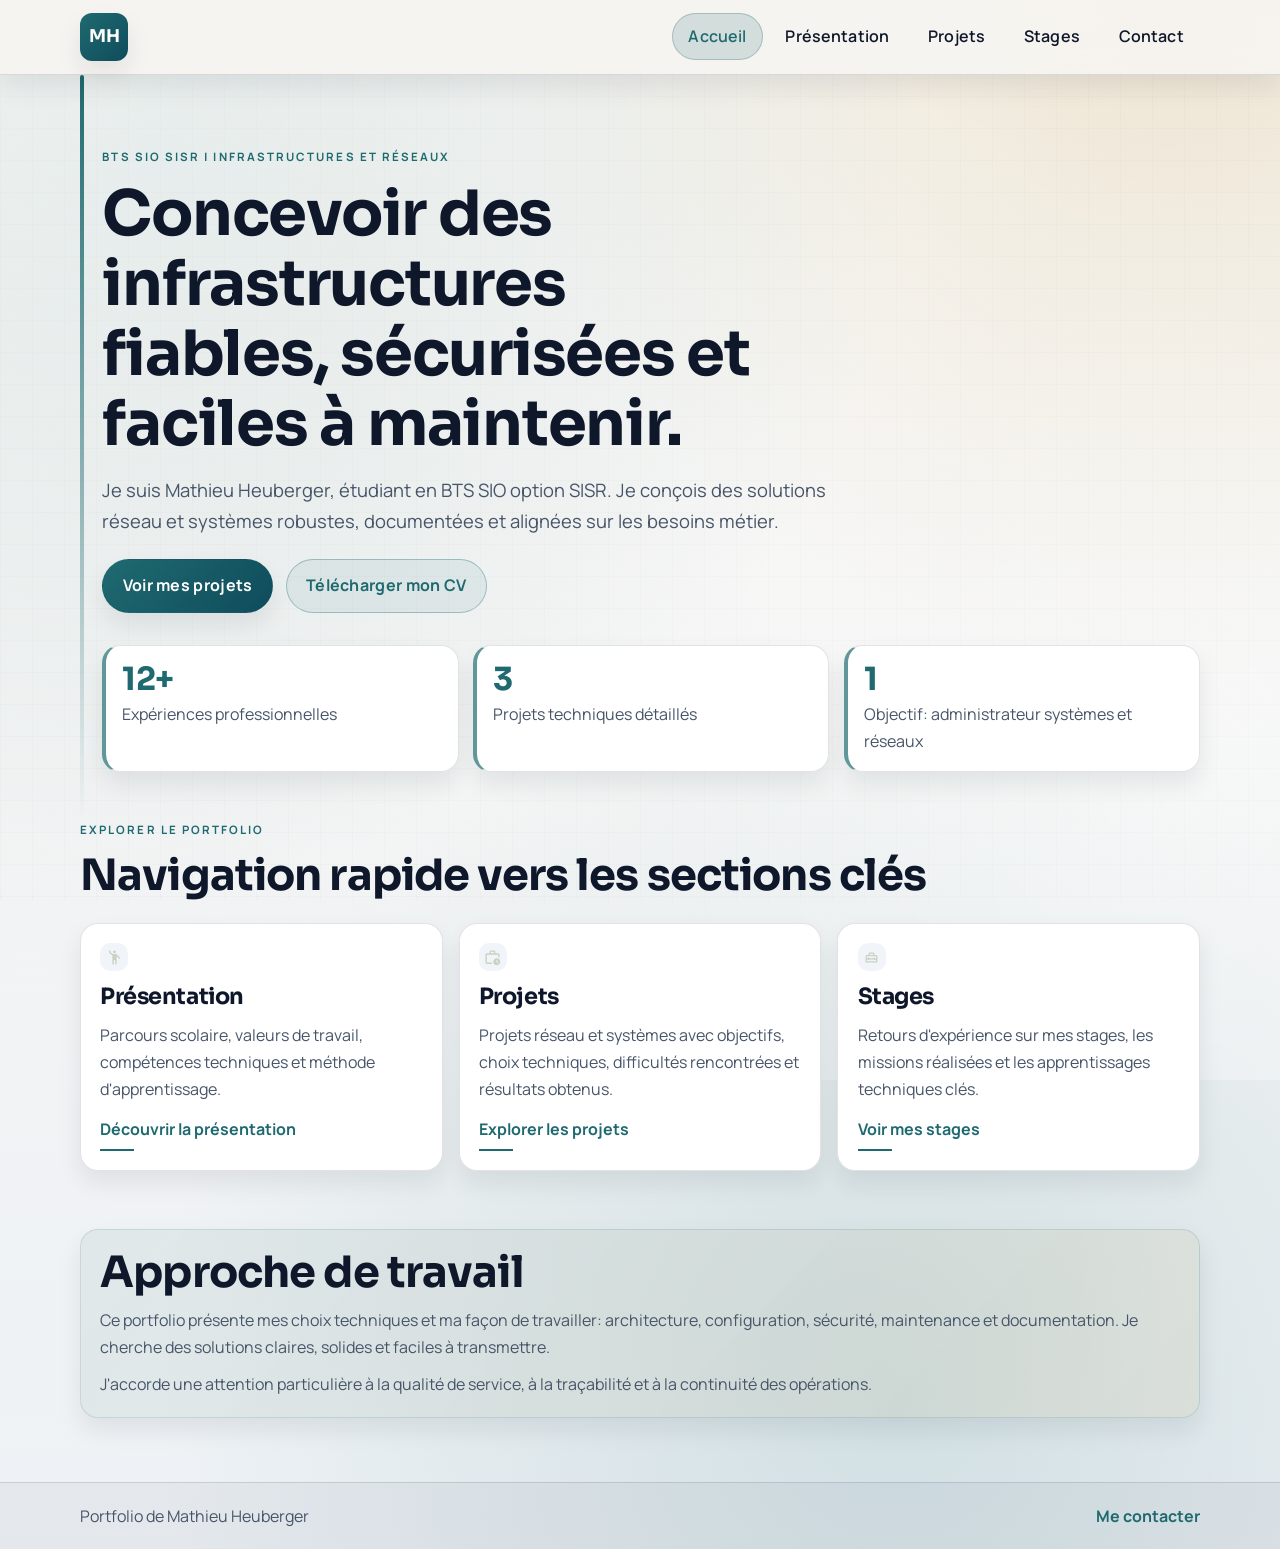
<file: index.html>
<!DOCTYPE html>
<html lang="fr">
<head>
  <meta charset="UTF-8">
  <meta name="viewport" content="width=device-width, initial-scale=1.0">
  <meta name="description" content="Portfolio de Mathieu Heuberger : étudiant BTS SIO SISR, projets infrastructure, réseau et cybersécurité.">
  <title>Mathieu Heuberger | Portfolio</title>
  <link rel="preconnect" href="https://fonts.googleapis.com">
  <link rel="preconnect" href="https://fonts.gstatic.com" crossorigin>
  <link href="https://fonts.googleapis.com/css2?family=Manrope:wght@400;500;600;700;800&family=Sora:wght@500;600;700&display=swap" rel="stylesheet">
  <link rel="stylesheet" href="styles.css">
</head>
<body>
  <div class="site-bg" aria-hidden="true"></div>

  <header class="site-header">
    <div class="container nav-wrap">
      <a class="brand" href="index.html">MH</a>
      <nav class="nav" aria-label="Navigation principale">
        <a href="index.html" class="active">Accueil</a>
        <a href="presentation.html">Présentation</a>
        <a href="projets.html">Projets</a>
        <a href="stages.html">Stages</a>
        <a href="contact.html">Contact</a>
      </nav>
    </div>
  </header>

  <main>
    <section class="hero container reveal">
      <p class="eyebrow">BTS SIO SISR | Infrastructures et réseaux</p>
      <h1>Concevoir des infrastructures fiables, sécurisées et faciles à maintenir.</h1>
      <p class="lead">
        Je suis Mathieu Heuberger, étudiant en BTS SIO option SISR. Je conçois des solutions réseau et systèmes robustes,
        documentées et alignées sur les besoins métier.
      </p>
      <div class="cta-row">
        <a class="btn btn-solid" href="projets.html">Voir mes projets</a>
        <a class="btn btn-outline" href="Mathieu.pdf" download>Télécharger mon CV</a>
      </div>
      <div class="metrics">
        <article>
          <h2>12+</h2>
          <p>Expériences professionnelles</p>
        </article>
        <article>
          <h2>3</h2>
          <p>Projets techniques détaillés</p>
        </article>
        <article>
          <h2>1</h2>
          <p>Objectif: administrateur systèmes et réseaux</p>
        </article>
      </div>
    </section>

    <section class="container section reveal">
      <div class="section-title-wrap">
        <p class="eyebrow">Explorer le portfolio</p>
        <h2>Navigation rapide vers les sections clés</h2>
      </div>
      <div class="cards-grid">
        <article class="card">
          <img src="emoji_people_24dp_CAD2C5_FILL0_wght400_GRAD0_opsz24.svg" alt="Icône présentation" width="28" height="28">
          <h3>Présentation</h3>
          <p>
            Parcours scolaire, valeurs de travail, compétences techniques et méthode d'apprentissage.
          </p>
          <a href="presentation.html" class="card-link">Découvrir la présentation</a>
        </article>

        <article class="card">
          <img src="work_history_24dp_CAD2C5_FILL0_wght400_GRAD0_opsz24.svg" alt="Icône projets" width="28" height="28">
          <h3>Projets</h3>
          <p>
            Projets réseau et systèmes avec objectifs, choix techniques, difficultés rencontrées et résultats obtenus.
          </p>
          <a href="projets.html" class="card-link">Explorer les projets</a>
        </article>

        <article class="card">
          <img src="home_repair_service_20dp_CAD2C5_FILL0_wght400_GRAD0_opsz20.svg" alt="Icône stages" width="28" height="28">
          <h3>Stages</h3>
          <p>
            Retours d'expérience sur mes stages, les missions réalisées et les apprentissages techniques clés.
          </p>
          <a href="stages.html" class="card-link">Voir mes stages</a>
        </article>
      </div>
    </section>

    <section class="container section highlight reveal">
      <h2>Approche de travail</h2>
      <p>
        Ce portfolio présente mes choix techniques et ma façon de travailler: architecture, configuration, sécurité,
        maintenance et documentation. Je cherche des solutions claires, solides et faciles à transmettre.
      </p>
      <p>
        J'accorde une attention particulière à la qualité de service, à la traçabilité et à la continuité des opérations.
      </p>
    </section>
  </main>

  <footer class="site-footer">
    <div class="container footer-wrap">
      <p>Portfolio de Mathieu Heuberger</p>
      <a href="contact.html">Me contacter</a>
    </div>
  </footer>

  <script src="site.js"></script>
</body>
</html>
</file>
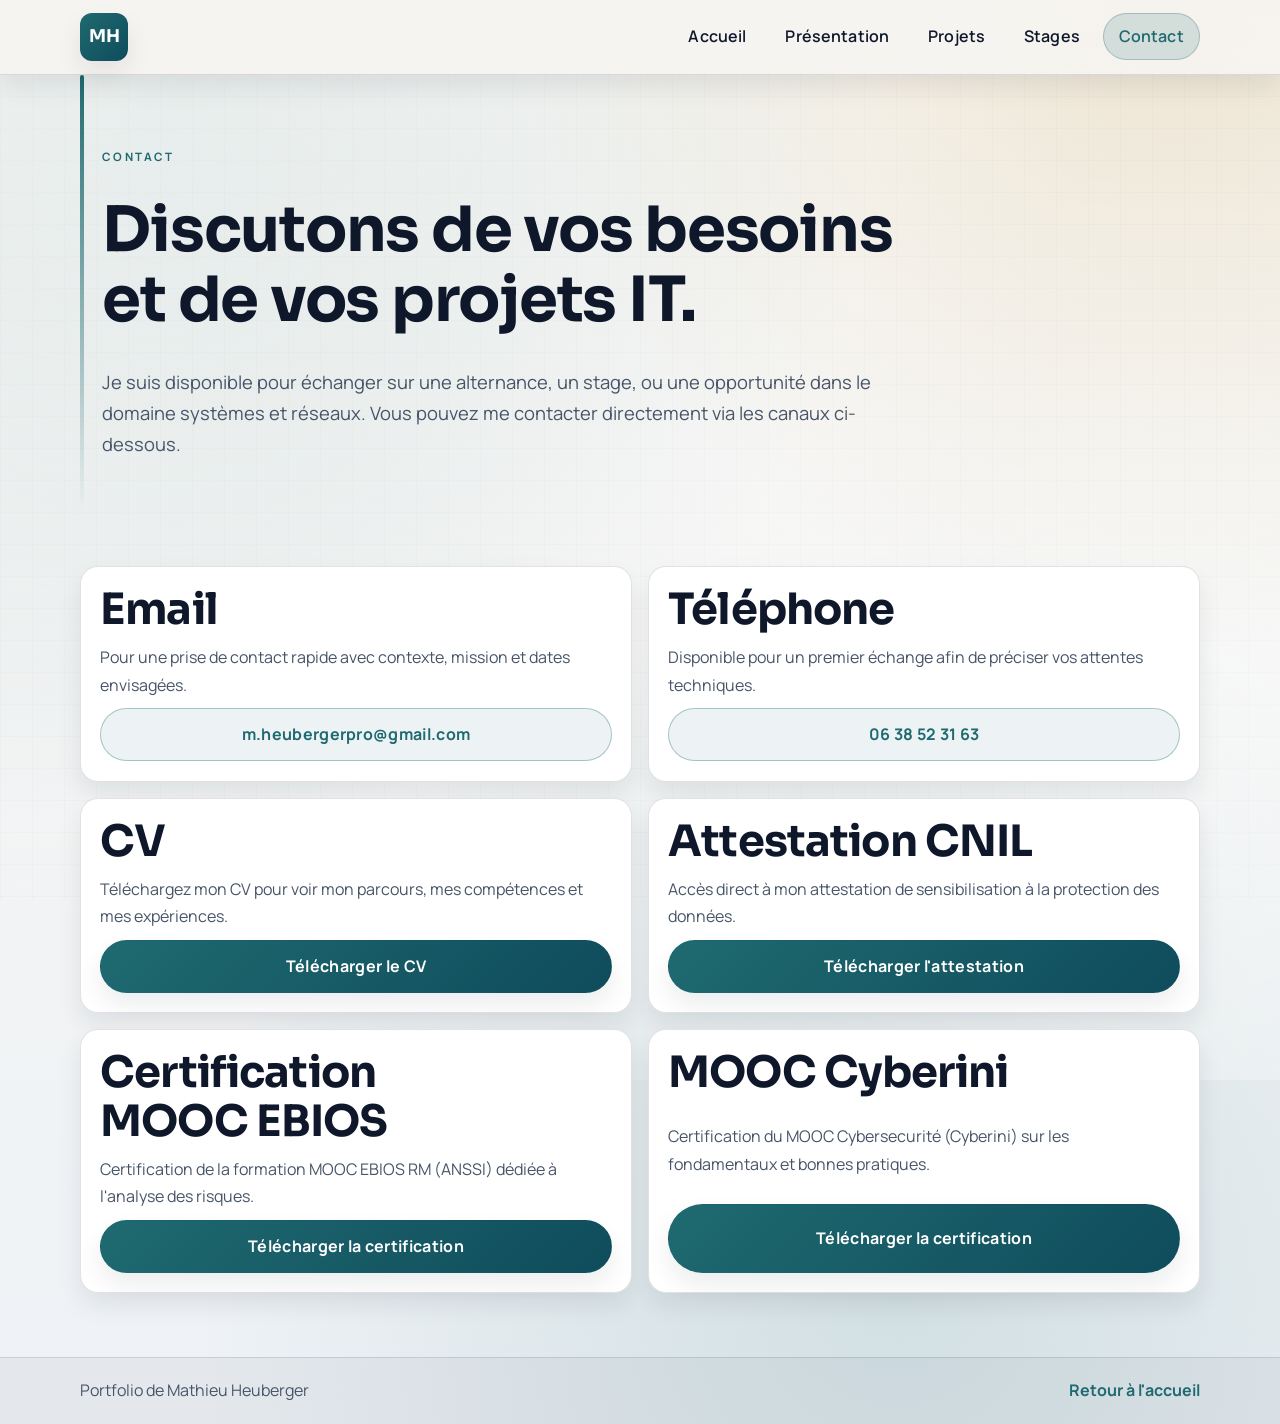
<file: contact.html>
<!DOCTYPE html>
<html lang="fr">
<head>
  <meta charset="UTF-8">
  <meta name="viewport" content="width=device-width, initial-scale=1.0">
  <meta name="description" content="Contact de Mathieu Heuberger: email, téléphone, CV, attestation CNIL, certification MOOC EBIOS et MOOC Cyberini.">
  <title>Contact | Mathieu Heuberger</title>
  <link rel="preconnect" href="https://fonts.googleapis.com">
  <link rel="preconnect" href="https://fonts.gstatic.com" crossorigin>
  <link href="https://fonts.googleapis.com/css2?family=Manrope:wght@400;500;600;700;800&family=Sora:wght@500;600;700&display=swap" rel="stylesheet">
  <link rel="stylesheet" href="styles.css">
</head>
<body>
  <div class="site-bg" aria-hidden="true"></div>

  <header class="site-header">
    <div class="container nav-wrap">
      <a class="brand" href="index.html">MH</a>
      <nav class="nav" aria-label="Navigation principale">
        <a href="index.html">Accueil</a>
        <a href="presentation.html">Présentation</a>
        <a href="projets.html">Projets</a>
        <a href="stages.html">Stages</a>
        <a href="contact.html" class="active">Contact</a>
      </nav>
    </div>
  </header>

  <main class="container">
    <section class="section hero reveal">
      <p class="eyebrow">Contact</p>
      <h1>Discutons de vos besoins et de vos projets IT.</h1>
      <p class="lead">
        Je suis disponible pour échanger sur une alternance, un stage, ou une opportunité dans le domaine systèmes et réseaux.
        Vous pouvez me contacter directement via les canaux ci-dessous.
      </p>
    </section>

    <section class="section contact-grid reveal">
      <article class="contact-card">
        <h2>Email</h2>
        <p>Pour une prise de contact rapide avec contexte, mission et dates envisagées.</p>
        <a class="btn btn-outline" href="mailto:m.heubergerpro@gmail.com">m.heubergerpro@gmail.com</a>
      </article>

      <article class="contact-card">
        <h2>Téléphone</h2>
        <p>Disponible pour un premier échange afin de préciser vos attentes techniques.</p>
        <a class="btn btn-outline" href="tel:+33638523163">06 38 52 31 63</a>
      </article>

      <article class="contact-card">
        <h2>CV</h2>
        <p>Téléchargez mon CV pour voir mon parcours, mes compétences et mes expériences.</p>
        <a class="btn btn-solid" href="Mathieu (2).pdf" download>Télécharger le CV</a>
      </article>

      <article class="contact-card">
        <h2>Attestation CNIL</h2>
        <p>Accès direct à mon attestation de sensibilisation à la protection des données.</p>
        <a class="btn btn-solid" href="Attestation CNIL.zip" download>Télécharger l'attestation</a>
      </article>

      <article class="contact-card">
        <h2>Certification MOOC EBIOS</h2>
        <p>Certification de la formation MOOC EBIOS RM (ANSSI) dédiée à l'analyse des risques.</p>
        <a class="btn btn-solid" href="Certificat - Heuberger Mathieu - 07_01_2026.pdf" download>Télécharger la certification</a>
      </article>

      <article class="contact-card">
        <h2>MOOC Cyberini</h2>
        <p>Certification du MOOC Cybersecurité (Cyberini) sur les fondamentaux et bonnes pratiques.</p>
        <a class="btn btn-solid" href="Yaquoi-MOOC-Cybersecurite-Certificat-de-completion-du-MOOC-Cybersecurite-Cyberinic77deedaa3fdb23fa0e44439b52a08cc.pdf" download>Télécharger la certification</a>
      </article>
    </section>
  </main>

  <footer class="site-footer">
    <div class="container footer-wrap">
      <p>Portfolio de Mathieu Heuberger</p>
      <a href="portfoliosolo.html">Retour à l'accueil</a>
    </div>
  </footer>

  <script src="site.js"></script>
</body>
</html>
</file>
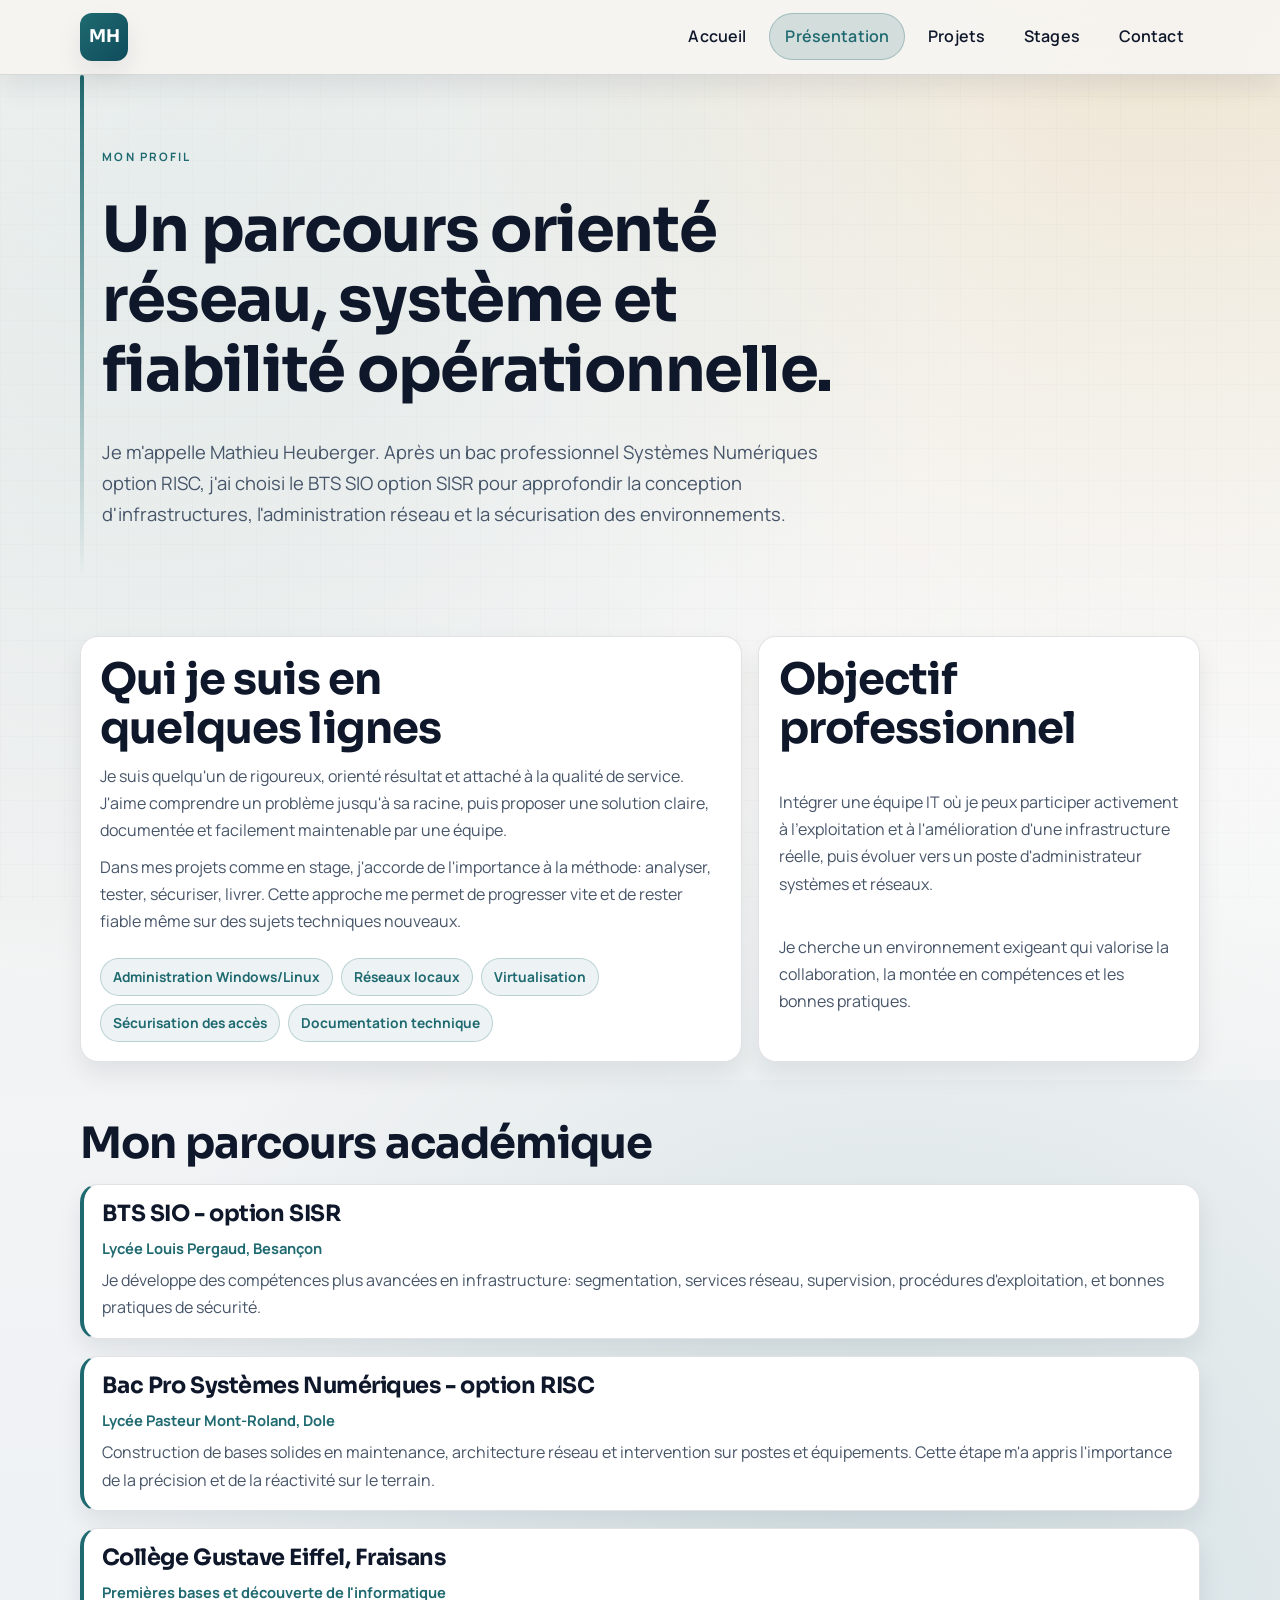
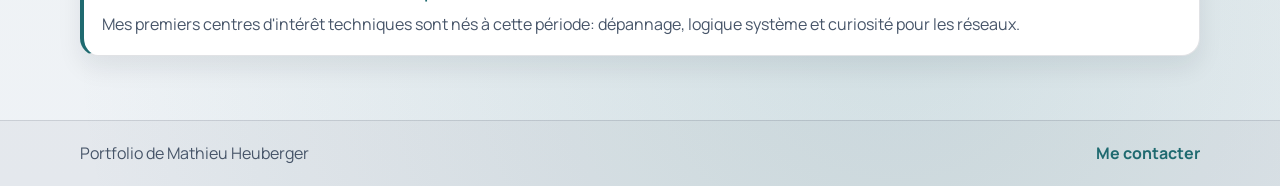
<file: presentation.html>
<!DOCTYPE html>
<html lang="fr">
<head>
  <meta charset="UTF-8">
  <meta name="viewport" content="width=device-width, initial-scale=1.0">
  <meta name="description" content="Présentation de Mathieu Heuberger : parcours scolaire, vision, compétences et méthodes de travail.">
  <title>Présentation | Mathieu Heuberger</title>
  <link rel="preconnect" href="https://fonts.googleapis.com">
  <link rel="preconnect" href="https://fonts.gstatic.com" crossorigin>
  <link href="https://fonts.googleapis.com/css2?family=Manrope:wght@400;500;600;700;800&family=Sora:wght@500;600;700&display=swap" rel="stylesheet">
  <link rel="stylesheet" href="styles.css">
</head>
<body>
  <div class="site-bg" aria-hidden="true"></div>

  <header class="site-header">
    <div class="container nav-wrap">
      <a class="brand" href="index.html">MH</a>
      <nav class="nav" aria-label="Navigation principale">
        <a href="index.html">Accueil</a>
        <a href="presentation.html" class="active">Présentation</a>
        <a href="projets.html">Projets</a>
        <a href="stages.html">Stages</a>
        <a href="contact.html">Contact</a>
      </nav>
    </div>
  </header>

  <main class="container">
    <section class="section hero reveal">
      <p class="eyebrow">Mon profil</p>
      <h1>Un parcours orienté réseau, système et fiabilité opérationnelle.</h1>
      <p class="lead">
        Je m'appelle Mathieu Heuberger. Après un bac professionnel Systèmes Numériques option RISC, j'ai choisi le BTS SIO
        option SISR pour approfondir la conception d'infrastructures, l'administration réseau et la sécurisation des environnements.
      </p>
    </section>

    <section class="section profile-layout reveal">
      <article class="text-panel">
        <h2>Qui je suis en quelques lignes</h2>
        <p>
          Je suis quelqu'un de rigoureux, orienté résultat et attaché à la qualité de service. J'aime comprendre un problème jusqu'à
          sa racine, puis proposer une solution claire, documentée et facilement maintenable par une équipe.
        </p>
        <p>
          Dans mes projets comme en stage, j'accorde de l'importance à la méthode: analyser, tester, sécuriser, livrer.
          Cette approche me permet de progresser vite et de rester fiable même sur des sujets techniques nouveaux.
        </p>

        <div class="pill-list">
          <span class="pill">Administration Windows/Linux</span>
          <span class="pill">Réseaux locaux</span>
          <span class="pill">Virtualisation</span>
          <span class="pill">Sécurisation des accès</span>
          <span class="pill">Documentation technique</span>
        </div>
      </article>

      <aside class="text-panel">
        <h2>Objectif professionnel</h2>
        <p>
          Intégrer une équipe IT où je peux participer activement à l'exploitation et à l'amélioration d'une infrastructure réelle,
          puis évoluer vers un poste d'administrateur systèmes et réseaux.
        </p>
        <p>
          Je cherche un environnement exigeant qui valorise la collaboration, la montée en compétences et les bonnes pratiques.
        </p>
      </aside>
    </section>

    <section class="section reveal">
      <h2>Mon parcours académique</h2>
      <div class="timeline">
        <article class="timeline-item" data-education-open data-education-id="bts" role="button" tabindex="0" aria-label="Voir les détails du BTS SIO">
          <h3>BTS SIO - option SISR</h3>
          <span class="meta">Lycée Louis Pergaud, Besançon</span>
          <p>
            Je développe des compétences plus avancées en infrastructure: segmentation, services réseau, supervision,
            procédures d'exploitation, et bonnes pratiques de sécurité.
          </p>
        </article>

        <article class="timeline-item" data-education-open data-education-id="lycee" role="button" tabindex="0" aria-label="Voir les détails du bac professionnel">
          <h3>Bac Pro Systèmes Numériques - option RISC</h3>
          <span class="meta">Lycée Pasteur Mont-Roland, Dole</span>
          <p>
            Construction de bases solides en maintenance, architecture réseau et intervention sur postes et équipements.
            Cette étape m'a appris l'importance de la précision et de la réactivité sur le terrain.
          </p>
        </article>

        <article class="timeline-item" data-education-open data-education-id="college" role="button" tabindex="0" aria-label="Voir les détails du collège">
          <h3>Collège Gustave Eiffel, Fraisans</h3>
          <span class="meta">Premières bases et découverte de l'informatique</span>
          <p>
            Mes premiers centres d'intérêt techniques sont nés à cette période: dépannage, logique système et curiosité pour les réseaux.
          </p>
        </article>
      </div>
    </section>
  </main>

  <div class="education-modal" aria-hidden="true">
    <div class="education-modal__backdrop" data-education-close></div>
    <div class="education-modal__dialog" role="dialog" aria-modal="true" aria-label="Détail du parcours scolaire">
      <button class="education-modal__close" type="button" data-education-close>Fermer</button>
      <div class="education-modal__content"></div>
    </div>
  </div>

  <template id="education-college">
    <div class="education-modal__card">
      <p class="eyebrow">Parcours scolaire</p>
      <h2>Collège Gustave Eiffel, Fraisans</h2>
      <div class="timeline">
        <article class="timeline-item">
          <span class="meta">Stage lié</span>
          <ul>
            <li>Télématique Pontarlier - découverte des interventions de maintenance</li>
          </ul>
        </article>
      </div>
    </div>
  </template>

  <template id="education-lycee">
    <div class="education-modal__card">
      <p class="eyebrow">Parcours scolaire</p>
      <h2>Bac Pro Systèmes Numériques - option RISC</h2>
      <p class="education-modal__sub">Lycée Pasteur Mont-Roland, Dole</p>
      <div class="timeline">
        <article class="timeline-item">
          <span class="meta">Stages liés</span>
          <ul>
            <li>Hospices Civils de Lyon</li>
            <li>SIDEC du Jura - Lons-le-Saunier</li>
            <li>Communauté de communes Médoc Estuaire</li>
            <li>Supratec - Dole</li>
            <li>Darty - Dole</li>
          </ul>
        </article>
        <article class="timeline-item">
          <span class="meta">Projet lié</span>
          <ul>
            <li>NAS personnel avec Raspberry Pi</li>
          </ul>
        </article>
      </div>
    </div>
  </template>

  <template id="education-bts">
    <div class="education-modal__card">
      <p class="eyebrow">Parcours scolaire</p>
      <h2>BTS SIO - option SISR</h2>
      <p class="education-modal__sub">Lycée Louis Pergaud, Besançon</p>
      <div class="timeline">
        <article class="timeline-item">
          <span class="meta">Stage lié</span>
          <ul>
            <li>Établissement Français du Sang - service informatique</li>
          </ul>
        </article>
        <article class="timeline-item">
          <span class="meta">Projet lié</span>
          <ul>
            <li>Conception d'un réseau local d'étude</li>
          </ul>
        </article>
        <article class="timeline-item">
          <span class="meta">MOOC et certifications</span>
          <ul>
            <li><a href="Attestation CNIL.zip" download>Attestation CNIL</a></li>
            <li><a href="Certificat - Heuberger Mathieu - 07_01_2026.pdf" download>Certification MOOC EBIOS</a></li>
            <li><a href="Yaquoi-MOOC-Cybersecurite-Certificat-de-completion-du-MOOC-Cybersecurite-Cyberinic77deedaa3fdb23fa0e44439b52a08cc.pdf" download>MOOC Cyberini</a></li>
          </ul>
        </article>
      </div>
    </div>
  </template>

  <footer class="site-footer">
    <div class="container footer-wrap">
      <p>Portfolio de Mathieu Heuberger</p>
      <a href="contact.html">Me contacter</a>
    </div>
  </footer>

  <script src="site.js"></script>
</body>
</html>
</file>
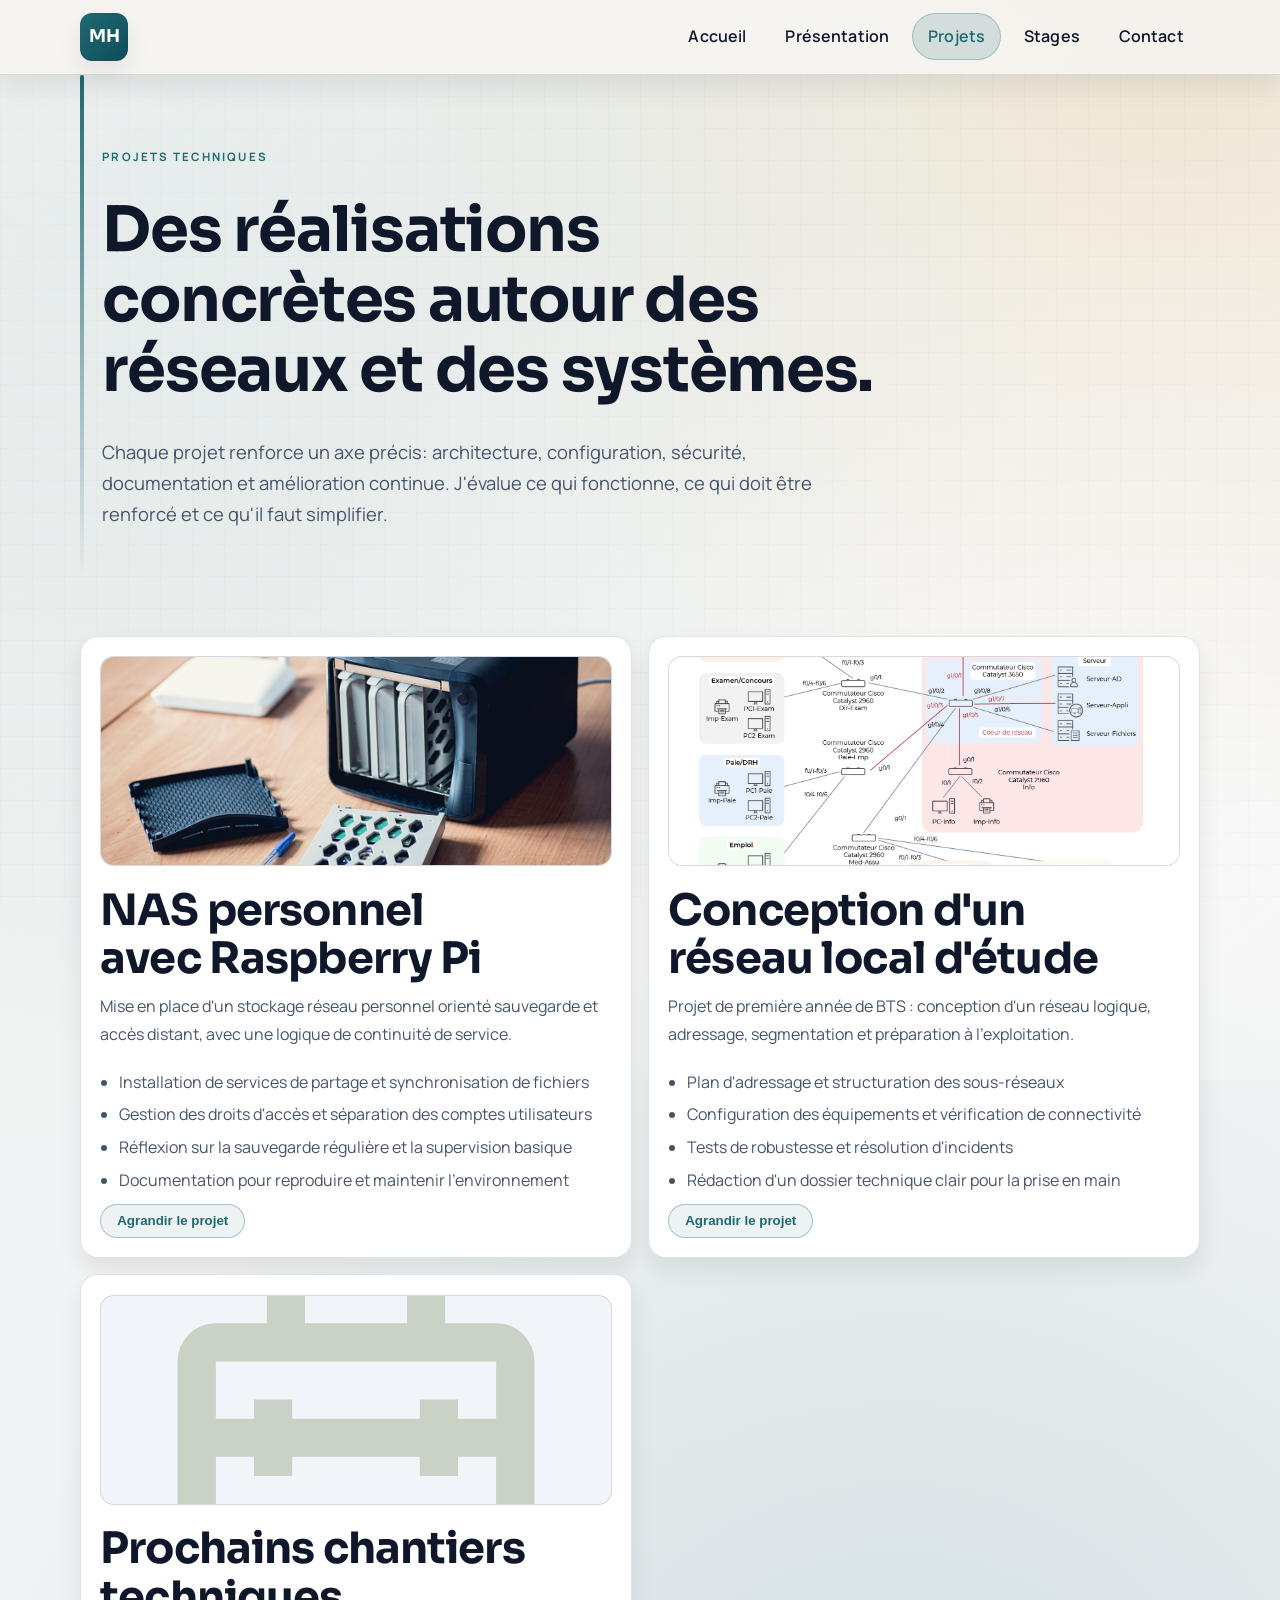
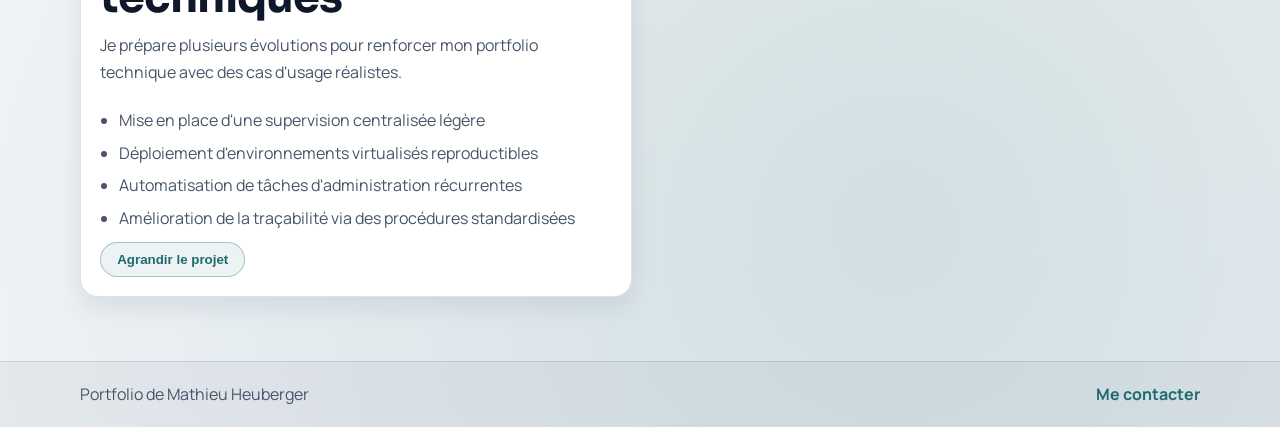
<file: projets.html>
<!DOCTYPE html>
<html lang="fr">
<head>
  <meta charset="UTF-8">
  <meta name="viewport" content="width=device-width, initial-scale=1.0">
  <meta name="description" content="Projets de Mathieu Heuberger : infrastructure, réseau, homelab et amélioration continue.">
  <title>Projets | Mathieu Heuberger</title>
  <link rel="preconnect" href="https://fonts.googleapis.com">
  <link rel="preconnect" href="https://fonts.gstatic.com" crossorigin>
  <link href="https://fonts.googleapis.com/css2?family=Manrope:wght@400;500;600;700;800&family=Sora:wght@500;600;700&display=swap" rel="stylesheet">
  <link rel="stylesheet" href="styles.css">
</head>
<body>
  <div class="site-bg" aria-hidden="true"></div>

  <header class="site-header">
    <div class="container nav-wrap">
      <a class="brand" href="index.html">MH</a>
      <nav class="nav" aria-label="Navigation principale">
        <a href="index.html">Accueil</a>
        <a href="presentation.html">Présentation</a>
        <a href="projets.html" class="active">Projets</a>
        <a href="stages.html">Stages</a>
        <a href="contact.html">Contact</a>
      </nav>
    </div>
  </header>

  <main class="container">
    <section class="section hero reveal">
      <p class="eyebrow">Projets techniques</p>
      <h1>Des réalisations concrètes autour des réseaux et des systèmes.</h1>
      <p class="lead">
        Chaque projet renforce un axe précis: architecture, configuration, sécurité, documentation et amélioration continue.
        J'évalue ce qui fonctionne, ce qui doit être renforcé et ce qu'il faut simplifier.
      </p>
    </section>

    <section class="section project-grid reveal">
      <article class="project-card">
        <img class="project-image" src="ktc-opengraph-ktc-blog-personal-storage-home-nas-for-everyone.jpg" alt="Photo du projet NAS Raspberry Pi" data-project-open>
        <h2>NAS personnel avec Raspberry Pi</h2>
        <p>
          Mise en place d'un stockage réseau personnel orienté sauvegarde et accès distant, avec une logique de continuité de service.
        </p>
        <ul>
          <li>Installation de services de partage et synchronisation de fichiers</li>
          <li>Gestion des droits d'accès et séparation des comptes utilisateurs</li>
          <li>Réflexion sur la sauvegarde régulière et la supervision basique</li>
          <li>Documentation pour reproduire et maintenir l'environnement</li>
        </ul>
        <button class="project-action" type="button" data-project-open>Agrandir le projet</button>
      </article>

      <article class="project-card">
        <img class="project-image" src="16321311161_2C1-2.png" alt="Photo du projet réseau local" data-project-open>
        <h2>Conception d'un réseau local d'étude</h2>
        <p>
          Projet de première année de BTS : conception d'un réseau logique, adressage, segmentation et préparation à l'exploitation.
        </p>
        <ul>
          <li>Plan d'adressage et structuration des sous-réseaux</li>
          <li>Configuration des équipements et vérification de connectivité</li>
          <li>Tests de robustesse et résolution d'incidents</li>
          <li>Rédaction d'un dossier technique clair pour la prise en main</li>
        </ul>
        <button class="project-action" type="button" data-project-open>Agrandir le projet</button>
      </article>


      <article class="project-card">
        <img class="project-image" src="home_repair_service_20dp_CAD2C5_FILL0_wght400_GRAD0_opsz20.svg" alt="Illustration prochains chantiers techniques" data-project-open>
        <h2>Prochains chantiers techniques</h2>
        <p>
          Je prépare plusieurs évolutions pour renforcer mon portfolio technique avec des cas d'usage réalistes.
        </p>
        <ul>
          <li>Mise en place d'une supervision centralisée légère</li>
          <li>Déploiement d'environnements virtualisés reproductibles</li>
          <li>Automatisation de tâches d'administration récurrentes</li>
          <li>Amélioration de la traçabilité via des procédures standardisées</li>
        </ul>
        <button class="project-action" type="button" data-project-open>Agrandir le projet</button>
      </article>
    </section>
  </main>

  <div class="project-modal" aria-hidden="true">
    <div class="project-modal__backdrop" data-modal-close></div>
    <div class="project-modal__dialog" role="dialog" aria-modal="true" aria-label="Detail du projet">
      <button class="project-modal__close" type="button" data-modal-close>Fermer</button>
      <div class="project-modal__content"></div>
    </div>
  </div>

  <footer class="site-footer">
    <div class="container footer-wrap">
      <p>Portfolio de Mathieu Heuberger</p>
      <a href="contact.html">Me contacter</a>
    </div>
  </footer>

  <script src="site.js"></script>
</body>
</html>
</file>
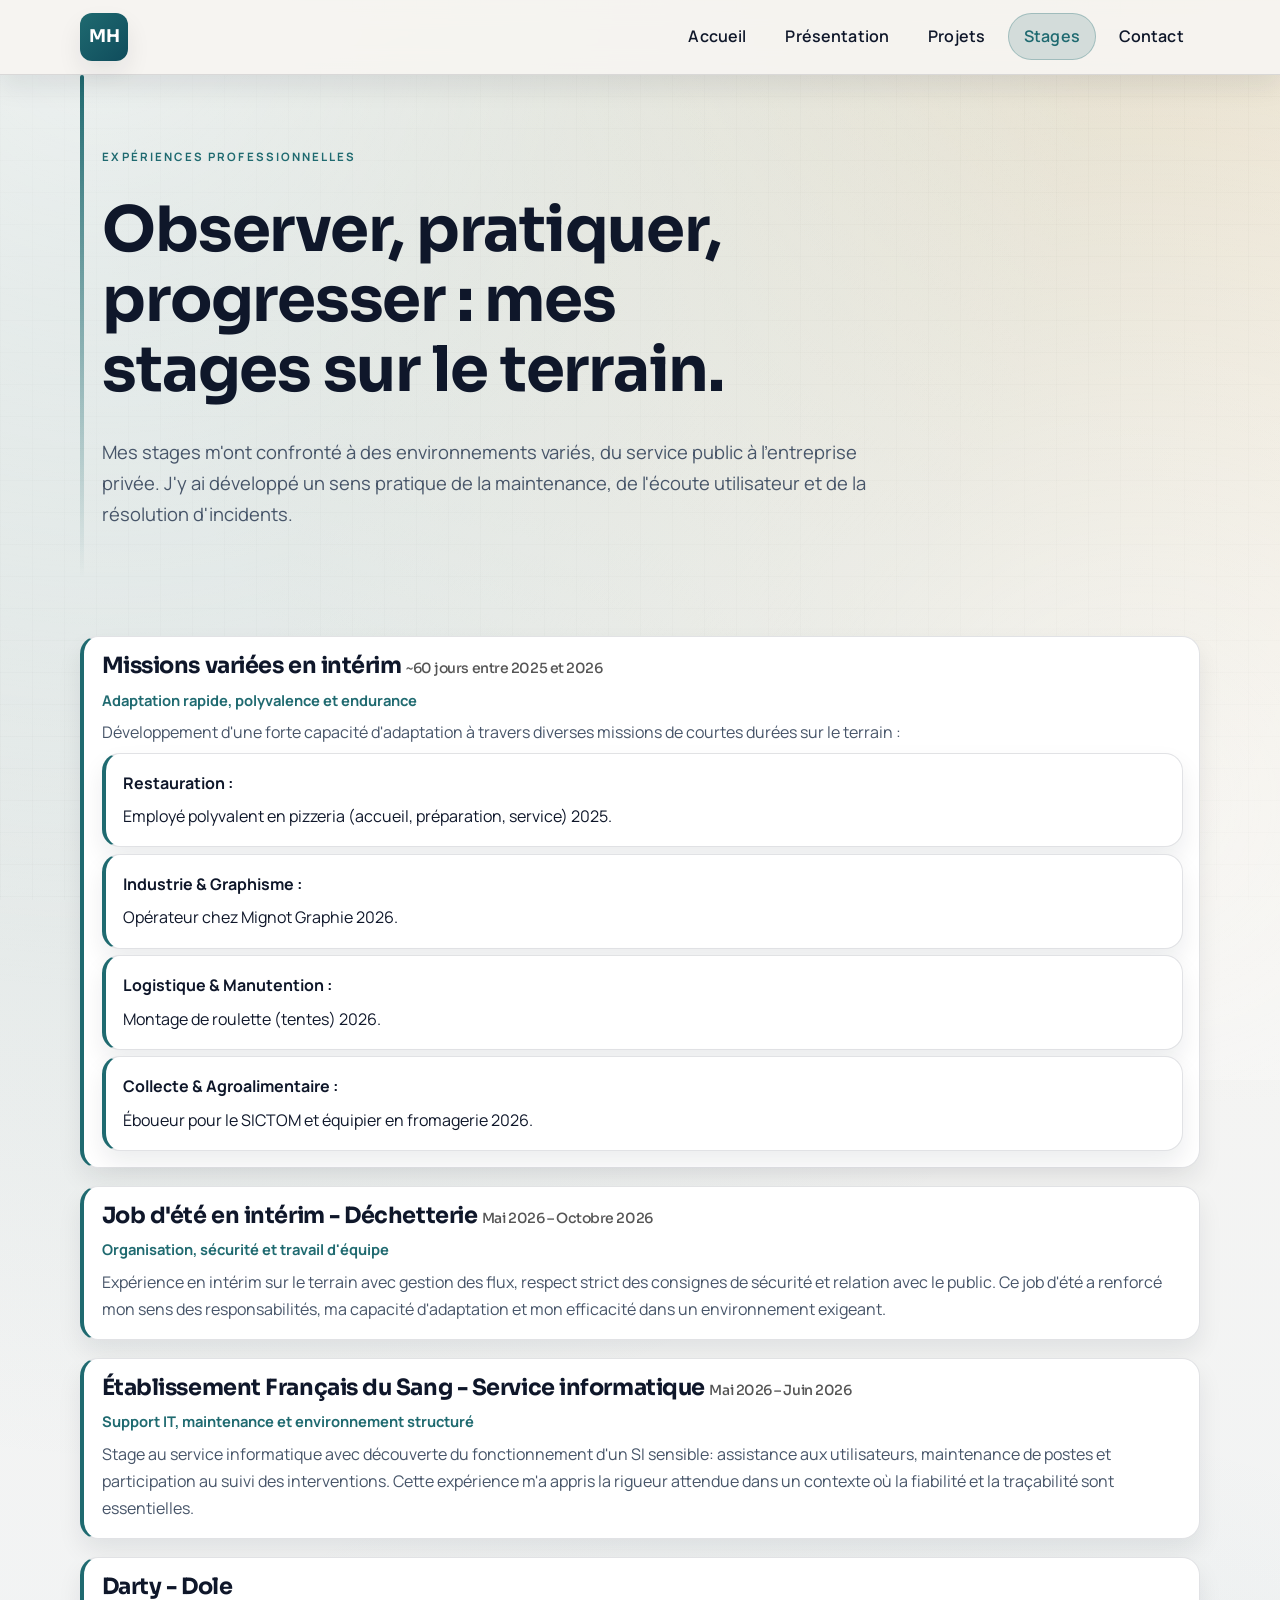
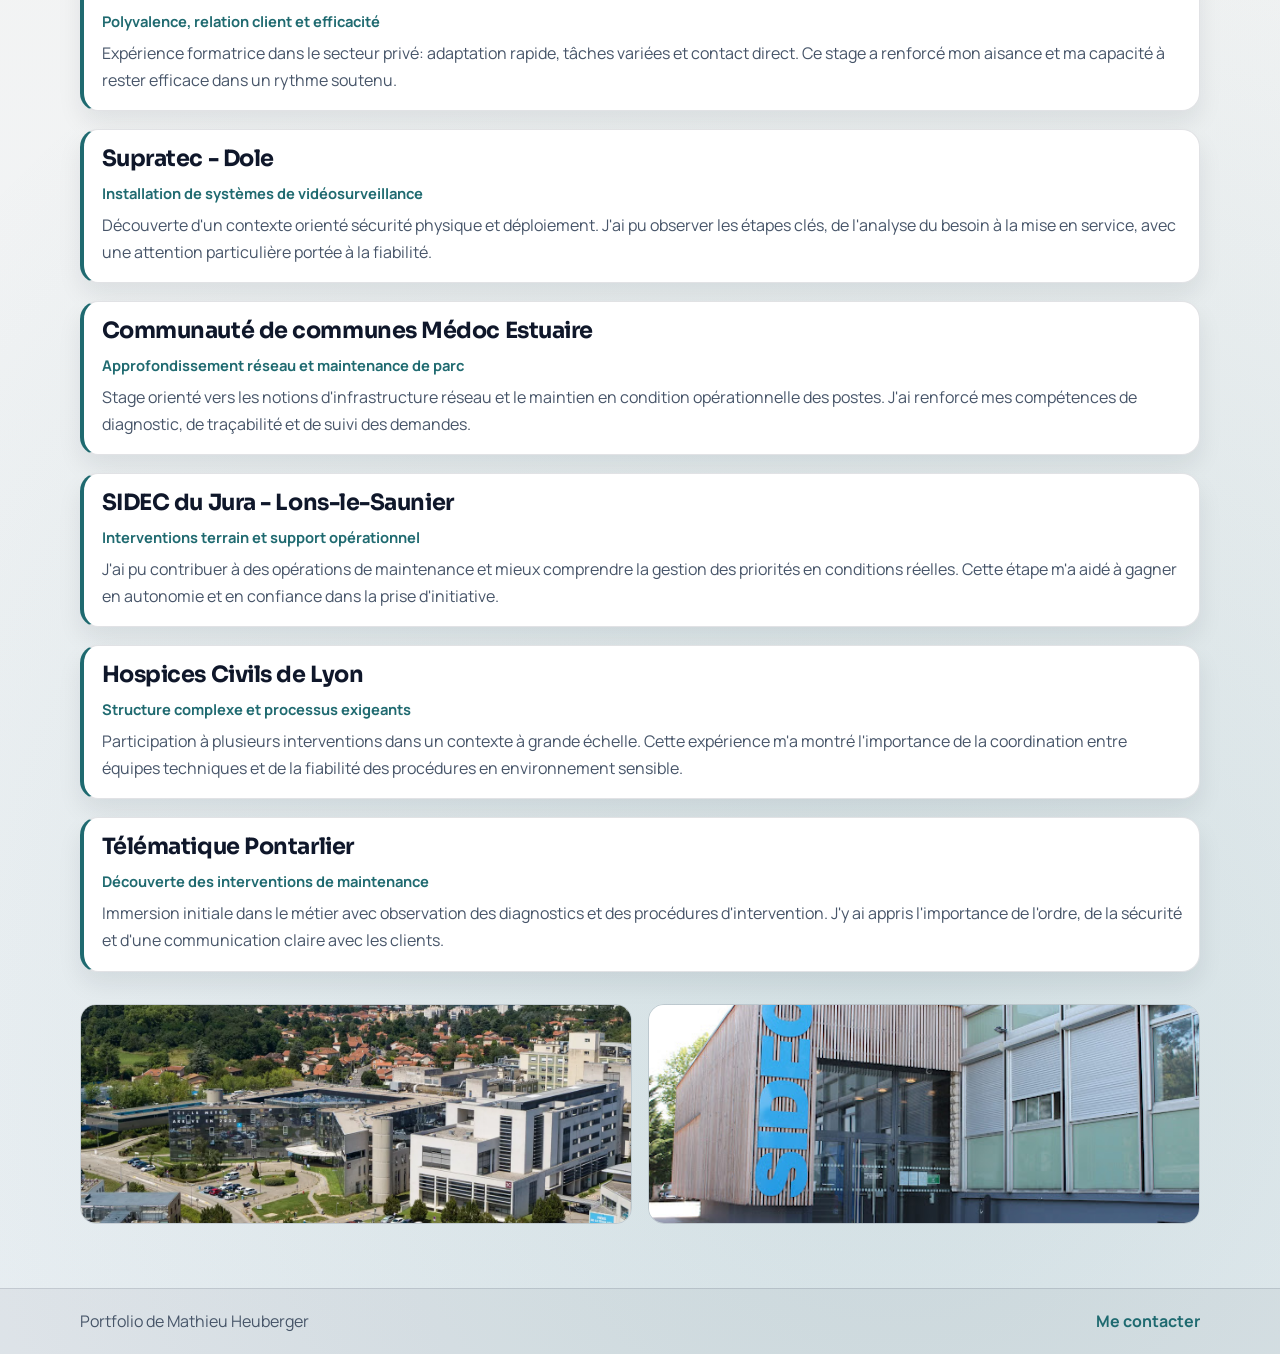
<file: stages.html>
<!DOCTYPE html>
<html lang="fr">
<head>
  <meta charset="UTF-8">
  <meta name="viewport" content="width=device-width, initial-scale=1.0">
  <meta name="description" content="Stages de Mathieu Heuberger : missions réalisées, contextes professionnels et compétences renforcées.">
  <title>Stages | Mathieu Heuberger</title>
  <link rel="preconnect" href="https://fonts.googleapis.com">
  <link rel="preconnect" href="https://fonts.gstatic.com" crossorigin>
  <link href="https://fonts.googleapis.com/css2?family=Manrope:wght@400;500;600;700;800&family=Sora:wght@500;600;700&display=swap" rel="stylesheet">
  <link rel="stylesheet" href="styles.css">
</head>
<body>
  <div class="site-bg" aria-hidden="true"></div>

  <header class="site-header">
    <div class="container nav-wrap">
      <a class="brand" href="index.html">MH</a>
      <nav class="nav" aria-label="Navigation principale">
        <a href="index.html">Accueil</a>
        <a href="presentation.html">Présentation</a>
        <a href="projets.html">Projets</a>
        <a href="stages.html" class="active">Stages</a>
        <a href="contact.html">Contact</a>
      </nav>
    </div>
  </header>

  <main class="container">
    <section class="section hero reveal">
      <p class="eyebrow">Expériences professionnelles</p>
      <h1>Observer, pratiquer, progresser : mes stages sur le terrain.</h1>
      <p class="lead">
        Mes stages m'ont confronté à des environnements variés, du service public à l'entreprise privée.
        J'y ai développé un sens pratique de la maintenance, de l'écoute utilisateur et de la résolution d'incidents.
      </p>
    </section>
    <section class="section reveal">
      <div class="timeline">
        <article class="timeline-item">
          <h3>
            Missions variées en intérim 
            <span class="job-date">~60 jours entre 2025 et 2026</span>
          </h3>
          <span class="meta">Adaptation rapide, polyvalence et endurance</span>
          <p>
            Développement d'une forte capacité d'adaptation à travers diverses missions de courtes durées sur le terrain :
          </p>
          <article class="timeline-item">
            <strong>Restauration :</strong> Employé polyvalent en pizzeria (accueil, préparation, service) 2025.
          </article>
          <article class="timeline-item">
            <strong>Industrie & Graphisme :</strong> Opérateur chez Mignot Graphie 2026.
          </article> 
          <article class="timeline-item">
            <strong>Logistique & Manutention :</strong> Montage de roulette (tentes) 2026.
          </article>
          <article class="timeline-item">
            <strong>Collecte & Agroalimentaire :</strong> Éboueur pour le SICTOM et équipier en fromagerie 2026.
          </article>
    </article>
        <article class="timeline-item">
          <h3>
            Job d'été en intérim - Déchetterie
            <span class="job-date">Mai 2026 – Octobre 2026</span>
          </h3>
          
          <span class="meta">Organisation, sécurité et travail d'équipe</span>
          <p>
            Expérience en intérim sur le terrain avec gestion des flux, respect strict des consignes de sécurité et
            relation avec le public. Ce job d'été a renforcé mon sens des responsabilités, ma capacité d'adaptation
            et mon efficacité dans un environnement exigeant.
          </p>
        </article>

        <article class="timeline-item">
          <h3>
            Établissement Français du Sang - Service informatique
            <span class="job-date">Mai 2026 – Juin 2026</span>
          </h3>
          <span class="meta">Support IT, maintenance et environnement structuré</span>
          <p>
            Stage au service informatique avec découverte du fonctionnement d'un SI sensible: assistance aux utilisateurs,
            maintenance de postes et participation au suivi des interventions. Cette expérience m'a appris la rigueur
            attendue dans un contexte où la fiabilité et la traçabilité sont essentielles.
          </p>
        </article>

        <article class="timeline-item">
          <h3>Darty - Dole</h3>
          <span class="meta">Polyvalence, relation client et efficacité</span>
          <p>
            Expérience formatrice dans le secteur privé: adaptation rapide, tâches variées et contact direct.
            Ce stage a renforcé mon aisance et ma capacité à rester efficace dans un rythme soutenu.
          </p>
        </article>

        <article class="timeline-item">
          <h3>Supratec - Dole</h3>
          <span class="meta">Installation de systèmes de vidéosurveillance</span>
          <p>
            Découverte d'un contexte orienté sécurité physique et déploiement. J'ai pu observer les étapes clés,
            de l'analyse du besoin à la mise en service, avec une attention particulière portée à la fiabilité.
          </p>
        </article>

        <article class="timeline-item">
          <h3>Communauté de communes Médoc Estuaire</h3>
          <span class="meta">Approfondissement réseau et maintenance de parc</span>
          <p>
            Stage orienté vers les notions d'infrastructure réseau et le maintien en condition opérationnelle des postes.
            J'ai renforcé mes compétences de diagnostic, de traçabilité et de suivi des demandes.
          </p>
        </article>

        <article class="timeline-item">
          <h3>SIDEC du Jura - Lons-le-Saunier</h3>
          <span class="meta">Interventions terrain et support opérationnel</span>
          <p>
            J'ai pu contribuer à des opérations de maintenance et mieux comprendre la gestion des priorités en conditions réelles.
            Cette étape m'a aidé à gagner en autonomie et en confiance dans la prise d'initiative.
          </p>
        </article>

        <article class="timeline-item">
          <h3>Hospices Civils de Lyon</h3>
          <span class="meta">Structure complexe et processus exigeants</span>
          <p>
            Participation à plusieurs interventions dans un contexte à grande échelle. Cette expérience m'a montré l'importance
            de la coordination entre équipes techniques et de la fiabilité des procédures en environnement sensible.
          </p>
        </article>

        <article class="timeline-item">
          <h3>Télématique Pontarlier</h3>
          <span class="meta">Découverte des interventions de maintenance</span>
          <p>
            Immersion initiale dans le métier avec observation des diagnostics et des procédures d'intervention.
            J'y ai appris l'importance de l'ordre, de la sécurité et d'une communication claire avec les clients.
          </p>
        </article>
      </div>

      <div class="gallery">
        <img src="chulyon.webp" alt="Hospices Civils de Lyon">
        <img src="imgsidec.jpg" alt="SIDEC du Jura">
      </div>
    </section>
  </main>

  <footer class="site-footer">
    <div class="container footer-wrap">
      <p>Portfolio de Mathieu Heuberger</p>
      <a href="contact.html">Me contacter</a>
    </div>
  </footer>

  <script src="site.js"></script>
</body>
</html>
</file>
<file: styles.css>
:root {
    --bg: #f7f5f1;
    --bg-alt: #eef2f6;
    --ink: #0f172a;
    --ink-soft: #475569;
    --accent: #1f6a70;
    --accent-strong: #0f4c5c;
    --accent-warm: #c89f4a;
    --card: #ffffff;
    --line: rgba(15, 23, 42, 0.12);
    --shadow: 0 24px 50px rgba(15, 23, 42, 0.12);
    --shadow-soft: 0 12px 24px rgba(15, 23, 42, 0.08);
    --radius: 18px;
}

* {
    box-sizing: border-box;
}

html,
body {
    margin: 0;
    padding: 0;
}

body {
    font-family: "Manrope", sans-serif;
    color: var(--ink);
    background:
        radial-gradient(circle at 12% 8%, rgba(31, 106, 112, 0.16), transparent 42%),
        radial-gradient(circle at 92% 0%, rgba(200, 159, 74, 0.2), transparent 35%),
        radial-gradient(circle at 70% 90%, rgba(31, 106, 112, 0.14), transparent 45%),
        linear-gradient(180deg, var(--bg) 0%, var(--bg-alt) 100%);
    min-height: 100vh;
    line-height: 1.7;
    overflow-x: hidden;
}

body::before {
    content: "";
    position: fixed;
    inset: 0;
    background-image:
        linear-gradient(rgba(15, 23, 42, 0.04) 1px, transparent 1px),
        linear-gradient(90deg, rgba(15, 23, 42, 0.04) 1px, transparent 1px);
    background-size: 32px 32px;
    opacity: 0.45;
    pointer-events: none;
    z-index: -2;
}

.site-bg {
    position: fixed;
    inset: -20%;
    pointer-events: none;
    background:
        radial-gradient(circle at 20% 15%, rgba(255, 255, 255, 0.75), transparent 55%),
        radial-gradient(circle at 78% 78%, rgba(255, 255, 255, 0.6), transparent 52%);
    opacity: 0.7;
    z-index: -1;
}

img {
    max-width: 100%;
    display: block;
}

a {
    color: inherit;
}

ul {
    margin: 0.7rem 0 0;
    padding-left: 1.2rem;
    color: var(--ink-soft);
}

li + li {
    margin-top: 0.35rem;
}

.container {
    width: min(1120px, calc(100% - 2rem));
    margin: 0 auto;
}

.site-header {
    position: sticky;
    top: 0;
    z-index: 50;
    backdrop-filter: blur(12px);
    background: rgba(247, 245, 241, 0.92);
    border-bottom: 1px solid var(--line);
    box-shadow: var(--shadow-soft);
}

.nav-wrap {
    display: flex;
    align-items: center;
    justify-content: space-between;
    gap: 1rem;
    padding: 0.8rem 0;
}

.brand {
    display: inline-flex;
    align-items: center;
    justify-content: center;
    width: 3rem;
    height: 3rem;
    border-radius: 12px;
    font-family: "Sora", sans-serif;
    font-size: 1.1rem;
    font-weight: 700;
    color: #ffffff;
    text-decoration: none;
    background: linear-gradient(135deg, var(--accent), var(--accent-strong));
    box-shadow: var(--shadow-soft);
}

.nav {
    display: flex;
    flex-wrap: wrap;
    gap: 0.4rem;
}

.nav a {
    text-decoration: none;
    color: var(--ink);
    font-weight: 600;
    letter-spacing: 0.01em;
    padding: 0.55rem 0.95rem;
    border-radius: 999px;
    border: 1px solid transparent;
    transition: background-color 0.2s ease, color 0.2s ease, border-color 0.2s ease, transform 0.2s ease;
}

.nav a:hover {
    background: rgba(31, 106, 112, 0.12);
    border-color: rgba(31, 106, 112, 0.25);
    color: var(--accent);
    transform: translateY(-1px);
}

.nav a.active {
    background: rgba(31, 106, 112, 0.16);
    border-color: rgba(31, 106, 112, 0.28);
    color: var(--accent);
}

.hero {
    padding: 4.5rem 0 3rem;
    position: relative;
    padding-left: 1.4rem;
}

.hero::before {
    content: "";
    position: absolute;
    left: 0;
    top: 0;
    bottom: 0;
    width: 4px;
    border-radius: 999px;
    background: linear-gradient(180deg, var(--accent), rgba(31, 106, 112, 0));
}

.eyebrow {
    margin: 0 0 0.8rem;
    color: var(--accent);
    font-weight: 700;
    letter-spacing: 0.18em;
    text-transform: uppercase;
    font-size: 0.72rem;
}

h1,
h2,
h3 {
    margin: 0;
    font-family: "Sora", sans-serif;
    line-height: 1.12;
    text-wrap: balance;
    letter-spacing: -0.02em;
}

h1 {
    font-size: clamp(2.1rem, 5.4vw, 3.9rem);
    max-width: 18ch;
    margin-bottom: 1rem;
    color: var(--ink);
}

h2 {
    font-size: clamp(1.5rem, 4vw, 2.7rem);
}

h3 {
    font-size: clamp(1.1rem, 2.2vw, 1.4rem);
}

p {
    margin: 0;
    color: var(--ink-soft);
}

.lead {
    max-width: 70ch;
    font-size: clamp(1rem, 2vw, 1.15rem);
}

.cta-row {
    display: flex;
    flex-wrap: wrap;
    gap: 0.8rem;
    margin-top: 1.4rem;
}

.btn {
    text-decoration: none;
    padding: 0.75rem 1.2rem;
    border-radius: 999px;
    font-weight: 700;
    letter-spacing: 0.02em;
    border: 1px solid transparent;
    display: inline-flex;
    align-items: center;
    justify-content: center;
    gap: 0.4rem;
    transition: transform 0.2s ease, box-shadow 0.2s ease, border-color 0.2s ease, background-color 0.2s ease;
}

.btn:hover {
    transform: translateY(-2px);
}

.btn-solid {
    background: linear-gradient(135deg, var(--accent), var(--accent-strong));
    color: #ffffff;
    box-shadow: var(--shadow-soft);
}

.btn-outline {
    color: var(--accent);
    border-color: rgba(31, 106, 112, 0.35);
    background: rgba(31, 106, 112, 0.08);
}

.metrics {
    display: grid;
    grid-template-columns: repeat(3, minmax(0, 1fr));
    gap: 0.9rem;
    margin-top: 2rem;
}

.metrics article {
    background: var(--card);
    border: 1px solid var(--line);
    border-left: 4px solid rgba(31, 106, 112, 0.7);
    border-radius: var(--radius);
    padding: 1rem;
    box-shadow: var(--shadow-soft);
}

.metrics h2 {
    font-family: "Sora", sans-serif;
    color: var(--accent);
    font-size: clamp(1.4rem, 3vw, 2rem);
    margin-bottom: 0.2rem;
}

.section {
    margin-bottom: 3.6rem;
    display: grid;
    gap: 1rem;
}

.section-title-wrap {
    margin-bottom: 0.4rem;
}

.cards-grid {
    display: grid;
    gap: 1rem;
    grid-template-columns: repeat(3, minmax(0, 1fr));
}

.card,
.project-card,
.contact-card,
.text-panel,
.highlight,
.timeline-item {
    background: var(--card);
    border: 1px solid var(--line);
    border-radius: var(--radius);
    box-shadow: var(--shadow-soft);
}

.card {
    padding: 1.2rem;
    display: grid;
    align-content: start;
    gap: 0.8rem;
    transition: transform 0.2s ease, box-shadow 0.2s ease, border-color 0.2s ease;
}

.card:hover,
.project-card:hover,
.contact-card:hover,
.text-panel:hover,
.timeline-item:hover {
    transform: translateY(-6px);
    box-shadow: var(--shadow);
    border-color: rgba(31, 106, 112, 0.3);
}

.card img {
    border-radius: 10px;
    background: #f1f5f9;
    padding: 0.35rem;
}

.card-link {
    color: var(--accent);
    font-weight: 700;
    text-decoration: none;
}

.card-link::after {
    content: "";
    display: block;
    width: 34px;
    height: 2px;
    background: var(--accent);
    margin-top: 0.35rem;
    transition: width 0.2s ease;
}

.card:hover .card-link::after {
    width: 56px;
}

.timeline {
    display: grid;
    gap: 1.1rem;
}

.timeline-item {
    border-left: 4px solid var(--accent);
    padding: 1rem 1rem 1rem 1.1rem;
    display: grid;
    gap: 0.4rem;
}

.timeline-item h3 {
    margin-bottom: 0.2rem;
}

.timeline-item .meta {
    display: inline-block;
    color: var(--accent);
    font-size: 0.92rem;
    font-weight: 700;
}

.project-grid,
.contact-grid {
    display: grid;
    gap: 1rem;
    grid-template-columns: repeat(2, minmax(0, 1fr));
}

.project-card,
.contact-card,
.text-panel,
.highlight {
    padding: 1.2rem;
    display: grid;
    gap: 0.6rem;
}

.highlight {
    background: linear-gradient(135deg, rgba(31, 106, 112, 0.08), rgba(200, 159, 74, 0.1));
    border: 1px solid rgba(31, 106, 112, 0.15);
}

.project-image {
    width: 100%;
    height: 210px;
    object-fit: cover;
    border-radius: 14px;
    border: 1px solid var(--line);
    background: #f1f5f9;
    margin-bottom: 0.7rem;
    cursor: zoom-in;
}

.project-action {
    justify-self: start;
    border: 1px solid rgba(31, 106, 112, 0.35);
    background: rgba(31, 106, 112, 0.08);
    color: var(--accent);
    font-weight: 700;
    border-radius: 999px;
    padding: 0.55rem 1rem;
    cursor: pointer;
    transition: transform 0.2s ease, box-shadow 0.2s ease, border-color 0.2s ease, background-color 0.2s ease;
}

.project-action:hover {
    transform: translateY(-2px);
    box-shadow: var(--shadow-soft);
    background: rgba(31, 106, 112, 0.12);
    border-color: rgba(31, 106, 112, 0.45);
}

.project-modal {
    position: fixed;
    inset: 0;
    display: grid;
    place-items: center;
    padding: 1.5rem;
    opacity: 0;
    pointer-events: none;
    transition: opacity 0.2s ease;
    z-index: 200;
}

.project-modal.is-open {
    opacity: 1;
    pointer-events: auto;
}

.project-modal__backdrop {
    position: absolute;
    inset: 0;
    background: rgba(15, 23, 42, 0.6);
    backdrop-filter: blur(2px);
}

.project-modal__dialog {
    position: relative;
    width: min(960px, 100%);
    background: var(--card);
    border: 1px solid var(--line);
    border-radius: 22px;
    padding: 1.6rem;
    box-shadow: var(--shadow);
    z-index: 1;
}

.project-modal__close {
    position: absolute;
    top: 0.8rem;
    right: 0.8rem;
    border: 1px solid rgba(31, 106, 112, 0.35);
    background: rgba(31, 106, 112, 0.1);
    color: var(--accent);
    font-weight: 700;
    border-radius: 999px;
    padding: 0.45rem 0.85rem;
    cursor: pointer;
}

.project-modal__content {
    display: grid;
    gap: 1.1rem;
}

.project-modal__card {
    display: grid;
    grid-template-columns: 1.1fr 1fr;
    grid-template-areas:
        "image title"
        "image summary"
        "image details";
    gap: 0.9rem 1.2rem;
}

.project-modal__card .project-image {
    grid-area: image;
    height: 340px;
    margin-bottom: 0;
    cursor: default;
}

.project-modal__card h2 {
    grid-area: title;
}

.project-modal__card p {
    grid-area: summary;
}

.project-modal__card ul {
    grid-area: details;
}

.education-modal {
    position: fixed;
    inset: 0;
    display: grid;
    place-items: center;
    padding: 1.5rem;
    opacity: 0;
    pointer-events: none;
    transition: opacity 0.2s ease;
    z-index: 200;
}

.education-modal.is-open {
    opacity: 1;
    pointer-events: auto;
}

.education-modal__backdrop {
    position: absolute;
    inset: 0;
    background: rgba(15, 23, 42, 0.6);
    backdrop-filter: blur(2px);
}

.education-modal__dialog {
    position: relative;
    width: min(860px, 100%);
    background: var(--card);
    border: 1px solid var(--line);
    border-radius: 22px;
    padding: 1.6rem;
    box-shadow: var(--shadow);
    max-height: 85vh;
    overflow-y: auto;
    z-index: 1;
}

.education-modal__close {
    position: absolute;
    top: 0.8rem;
    right: 0.8rem;
    border: 1px solid rgba(31, 106, 112, 0.35);
    background: rgba(31, 106, 112, 0.1);
    color: var(--accent);
    font-weight: 700;
    border-radius: 999px;
    padding: 0.45rem 0.85rem;
    cursor: pointer;
}

.education-modal__content {
    display: grid;
    gap: 1.1rem;
}

.education-modal__card {
    display: grid;
    gap: 1rem;
}

.education-modal__sub {
    margin: 0;
    color: var(--ink-soft);
    font-weight: 600;
}

.timeline-item[data-education-open] {
    cursor: pointer;
}

.timeline-item[data-education-open]:focus {
    outline: 2px solid rgba(31, 106, 112, 0.4);
    outline-offset: 3px;
}

body.modal-open {
    overflow: hidden;
}

.profile-layout {
    display: grid;
    gap: 1rem;
    grid-template-columns: 1.2fr 0.8fr;
}

.portrait {
    width: 100%;
    border-radius: 16px;
    border: 1px solid var(--line);
    object-fit: cover;
    max-height: 340px;
}

.pill-list {
    display: flex;
    flex-wrap: wrap;
    gap: 0.5rem;
    margin-top: 0.8rem;
}

.pill {
    border: 1px solid rgba(31, 106, 112, 0.25);
    background: rgba(31, 106, 112, 0.08);
    border-radius: 999px;
    padding: 0.4rem 0.75rem;
    color: var(--accent);
    font-weight: 700;
    font-size: 0.86rem;
}

.gallery {
    display: grid;
    gap: 1rem;
    grid-template-columns: repeat(2, minmax(0, 1fr));
    margin-top: 1rem;
}

.gallery img {
    width: 100%;
    height: 220px;
    object-fit: cover;
    border-radius: 16px;
    border: 1px solid var(--line);
}

.contact-card .btn {
    width: 100%;
}

.site-footer {
    border-top: 1px solid var(--line);
    background: rgba(15, 23, 42, 0.04);
    margin-top: 4rem;
}

.footer-wrap {
    display: flex;
    justify-content: space-between;
    gap: 0.8rem;
    padding: 1.2rem 0;
    align-items: center;
}

.site-footer a {
    color: var(--accent);
    text-decoration: none;
    font-weight: 700;
}

.reveal {
    opacity: 1;
    transform: none;
}

.js-enabled .reveal {
    opacity: 0;
    transform: translateY(12px);
    transition: opacity 0.6s ease, transform 0.6s ease;
}

.js-enabled .reveal.visible {
    opacity: 1;
    transform: translateY(0);
}

@media (prefers-reduced-motion: reduce) {
    * {
        animation: none !important;
        transition: none !important;
    }

    .js-enabled .reveal {
        opacity: 1;
        transform: none;
    }
}

@media (max-width: 930px) {
    .cards-grid,
    .metrics,
    .project-grid,
    .contact-grid,
    .profile-layout,
    .gallery {
        grid-template-columns: 1fr;
    }

    .hero {
        padding-top: 3.6rem;
        padding-left: 0;
    }

    .hero::before {
        display: none;
    }

    .footer-wrap {
        flex-direction: column;
        align-items: flex-start;
    }

    .project-modal__dialog {
        padding: 1.1rem;
    }

    .project-modal__card {
        grid-template-columns: 1fr;
        grid-template-areas:
            "image"
            "title"
            "summary"
            "details";
    }

    .project-modal__card .project-image {
        height: 250px;
    }

    .education-modal__dialog {
        padding: 1.1rem;
    }
}

@media (max-width: 640px) {
    .nav {
        gap: 0.2rem;
    }

    .nav a {
        padding: 0.45rem 0.7rem;
        font-size: 0.92rem;
    }
}
.job-date {
    font-size: 14px;
    color: #555;
    font-weight: 500;
}

/*
:root {
    --bg: #f7f5f1;
    --bg-alt: #eef2f6;
    --ink: #0f172a;
    --ink-soft: #475569;
    --accent: #1f6a70;
    --accent-strong: #0f4c5c;
    --accent-warm: #c89f4a;
    --card: #ffffff;
    --line: rgba(15, 23, 42, 0.12);
    --shadow: 0 24px 50px rgba(15, 23, 42, 0.12);
    --shadow-soft: 0 12px 24px rgba(15, 23, 42, 0.08);
    --radius: 18px;
}

* {
    box-sizing: border-box;
}

html,
body {
    margin: 0;
    padding: 0;
}

body {
    font-family: "Manrope", sans-serif;
    color: var(--ink);
    background:
        radial-gradient(circle at 12% 8%, rgba(31, 106, 112, 0.16), transparent 42%),
        radial-gradient(circle at 92% 0%, rgba(200, 159, 74, 0.2), transparent 35%),
        radial-gradient(circle at 70% 90%, rgba(31, 106, 112, 0.14), transparent 45%),
        linear-gradient(180deg, var(--bg) 0%, var(--bg-alt) 100%);
    min-height: 100vh;
    line-height: 1.7;
    overflow-x: hidden;
}

body::before {
    content: "";
    position: fixed;
    inset: 0;
    background-image:
        linear-gradient(rgba(15, 23, 42, 0.04) 1px, transparent 1px),
        linear-gradient(90deg, rgba(15, 23, 42, 0.04) 1px, transparent 1px);
    background-size: 32px 32px;
    opacity: 0.45;
    pointer-events: none;
    z-index: -2;
}

.site-bg {
    position: fixed;
    inset: -20%;
    pointer-events: none;
    background:
        radial-gradient(circle at 20% 15%, rgba(255, 255, 255, 0.75), transparent 55%),
        radial-gradient(circle at 78% 78%, rgba(255, 255, 255, 0.6), transparent 52%);
    opacity: 0.7;
    z-index: -1;
}

img {
    max-width: 100%;
    display: block;
}

a {
    color: inherit;
}

ul {
    margin: 0.7rem 0 0;
    padding-left: 1.2rem;
    color: var(--ink-soft);
}

li + li {
    margin-top: 0.35rem;
}

.container {
    width: min(1120px, calc(100% - 2rem));
    margin: 0 auto;
}

.site-header {
    position: sticky;
    top: 0;
    z-index: 50;
    backdrop-filter: blur(12px);
    background: rgba(247, 245, 241, 0.92);
    border-bottom: 1px solid var(--line);
    box-shadow: var(--shadow-soft);
}

.nav-wrap {
    display: flex;
    align-items: center;
    justify-content: space-between;
    gap: 1rem;
    padding: 0.8rem 0;
}

.brand {
    display: inline-flex;
    align-items: center;
    justify-content: center;
    width: 3rem;
    height: 3rem;
    border-radius: 12px;
    font-family: "Sora", sans-serif;
    font-size: 1.1rem;
    font-weight: 700;
    color: #ffffff;
    text-decoration: none;
    background: linear-gradient(135deg, var(--accent), var(--accent-strong));
    box-shadow: var(--shadow-soft);
}

.nav {
    display: flex;
    flex-wrap: wrap;
    gap: 0.4rem;
}

.nav a {
    text-decoration: none;
    color: var(--ink);
    font-weight: 600;
    letter-spacing: 0.01em;
    padding: 0.55rem 0.95rem;
    border-radius: 999px;
    border: 1px solid transparent;
    transition: background-color 0.2s ease, color 0.2s ease, border-color 0.2s ease, transform 0.2s ease;
}

.nav a:hover {
    background: rgba(31, 106, 112, 0.12);
    border-color: rgba(31, 106, 112, 0.25);
    color: var(--accent);
    transform: translateY(-1px);
}

.nav a.active {
    background: rgba(31, 106, 112, 0.16);
    border-color: rgba(31, 106, 112, 0.28);
    color: var(--accent);
}

.hero {
    padding: 4.5rem 0 3rem;
    position: relative;
    padding-left: 1.4rem;
}

.hero::before {
    content: "";
    position: absolute;
    left: 0;
    top: 0;
    bottom: 0;
    width: 4px;
    border-radius: 999px;
    background: linear-gradient(180deg, var(--accent), rgba(31, 106, 112, 0));
}

.eyebrow {
    margin: 0 0 0.8rem;
    color: var(--accent);
    font-weight: 700;
    letter-spacing: 0.18em;
    text-transform: uppercase;
    font-size: 0.72rem;
}

h1,
h2,
h3 {
    margin: 0;
    font-family: "Sora", sans-serif;
    line-height: 1.12;
    text-wrap: balance;
    letter-spacing: -0.02em;
}

h1 {
    font-size: clamp(2.1rem, 5.4vw, 3.9rem);
    max-width: 18ch;
    margin-bottom: 1rem;
    color: var(--ink);
}

h2 {
    font-size: clamp(1.5rem, 4vw, 2.7rem);
}

h3 {
    font-size: clamp(1.1rem, 2.2vw, 1.4rem);
}

p {
    margin: 0;
    color: var(--ink-soft);
}

.lead {
    max-width: 70ch;
    font-size: clamp(1rem, 2vw, 1.15rem);
}

.cta-row {
    display: flex;
    flex-wrap: wrap;
    gap: 0.8rem;
    margin-top: 1.4rem;
}

.btn {
    text-decoration: none;
    padding: 0.75rem 1.2rem;
    border-radius: 999px;
    font-weight: 700;
    letter-spacing: 0.02em;
    border: 1px solid transparent;
    display: inline-flex;
    align-items: center;
    justify-content: center;
    gap: 0.4rem;
    transition: transform 0.2s ease, box-shadow 0.2s ease, border-color 0.2s ease, background-color 0.2s ease;
}

.btn:hover {
    transform: translateY(-2px);
}

.btn-solid {
    background: linear-gradient(135deg, var(--accent), var(--accent-strong));
    color: #ffffff;
    box-shadow: var(--shadow-soft);
}

.btn-outline {
    color: var(--accent);
    border-color: rgba(31, 106, 112, 0.35);
    background: rgba(31, 106, 112, 0.08);
}

.metrics {
    display: grid;
    grid-template-columns: repeat(3, minmax(0, 1fr));
    gap: 0.9rem;
    margin-top: 2rem;
}

.metrics article {
    background: var(--card);
    border: 1px solid var(--line);
    border-left: 4px solid rgba(31, 106, 112, 0.7);
    border-radius: var(--radius);
    padding: 1rem;
    box-shadow: var(--shadow-soft);
}

.metrics h2 {
    font-family: "Sora", sans-serif;
    color: var(--accent);
    font-size: clamp(1.4rem, 3vw, 2rem);
    margin-bottom: 0.2rem;
}

.section {
    margin-bottom: 3.6rem;
    display: grid;
    gap: 1rem;
}

.section-title-wrap {
    margin-bottom: 0.4rem;
}

.cards-grid {
    display: grid;
    gap: 1rem;
    grid-template-columns: repeat(3, minmax(0, 1fr));
}

.card,
.project-card,
.contact-card,
.text-panel,
.highlight,
.timeline-item {
    background: var(--card);
    border: 1px solid var(--line);
    border-radius: var(--radius);
    box-shadow: var(--shadow-soft);
}

.card {
    padding: 1.2rem;
    display: grid;
    align-content: start;
    gap: 0.8rem;
    transition: transform 0.2s ease, box-shadow 0.2s ease, border-color 0.2s ease;
}

.card:hover,
.project-card:hover,
.contact-card:hover,
.text-panel:hover,
.timeline-item:hover {
    transform: translateY(-6px);
    box-shadow: var(--shadow);
    border-color: rgba(31, 106, 112, 0.3);
}

.card img {
    border-radius: 10px;
    background: #f1f5f9;
    padding: 0.35rem;
}

.card-link {
    color: var(--accent);
    font-weight: 700;
    text-decoration: none;
}

.card-link::after {
    content: "";
    display: block;
    width: 34px;
    height: 2px;
    background: var(--accent);
    margin-top: 0.35rem;
    transition: width 0.2s ease;
}

.card:hover .card-link::after {
    width: 56px;
}

.timeline {
    display: grid;
    gap: 1.1rem;
}

.timeline-item {
    border-left: 4px solid var(--accent);
    padding: 1rem 1rem 1rem 1.1rem;
    display: grid;
    gap: 0.4rem;
}

.timeline-item h3 {
    margin-bottom: 0.2rem;
}

.timeline-item .meta {
    display: inline-block;
    color: var(--accent);
    font-size: 0.92rem;
    font-weight: 700;
}

.project-grid,
.contact-grid {
    display: grid;
    gap: 1rem;
    grid-template-columns: repeat(2, minmax(0, 1fr));
}

.project-card,
.contact-card,
.text-panel,
.highlight {
    padding: 1.2rem;
    display: grid;
    gap: 0.6rem;
}

.highlight {
    background: linear-gradient(135deg, rgba(31, 106, 112, 0.08), rgba(200, 159, 74, 0.1));
    border: 1px solid rgba(31, 106, 112, 0.15);
}

.project-image {
    width: 100%;
    height: 210px;
    object-fit: cover;
    border-radius: 14px;
    border: 1px solid var(--line);
    background: #f1f5f9;
    margin-bottom: 0.7rem;
}

.profile-layout {
    display: grid;
    gap: 1rem;
    grid-template-columns: 1.2fr 0.8fr;
}

.portrait {
    width: 100%;
    border-radius: 16px;
    border: 1px solid var(--line);
    object-fit: cover;
    max-height: 340px;
}

.pill-list {
    display: flex;
    flex-wrap: wrap;
    gap: 0.5rem;
    margin-top: 0.8rem;
}

.pill {
    border: 1px solid rgba(31, 106, 112, 0.25);
    background: rgba(31, 106, 112, 0.08);
    border-radius: 999px;
    padding: 0.4rem 0.75rem;
    color: var(--accent);
    font-weight: 700;
    font-size: 0.86rem;
}

.gallery {
    display: grid;
    gap: 1rem;
    grid-template-columns: repeat(2, minmax(0, 1fr));
    margin-top: 1rem;
}

.gallery img {
    width: 100%;
    height: 220px;
    object-fit: cover;
    border-radius: 16px;
    border: 1px solid var(--line);
}

.contact-card .btn {
    width: 100%;
}

.site-footer {
    border-top: 1px solid var(--line);
    background: rgba(15, 23, 42, 0.04);
    margin-top: 4rem;
}

.footer-wrap {
    display: flex;
    justify-content: space-between;
    gap: 0.8rem;
    padding: 1.2rem 0;
    align-items: center;
}

.site-footer a {
    color: var(--accent);
    text-decoration: none;
    font-weight: 700;
}

.reveal {
    opacity: 1;
    transform: none;
}

.js-enabled .reveal {
    opacity: 0;
    transform: translateY(12px);
    transition: opacity 0.6s ease, transform 0.6s ease;
}

.js-enabled .reveal.visible {
    opacity: 1;
    transform: translateY(0);
}

@media (prefers-reduced-motion: reduce) {
    * {
        animation: none !important;
        transition: none !important;
    }

    .js-enabled .reveal {
        opacity: 1;
        transform: none;
    }
}

@media (max-width: 930px) {
    .cards-grid,
    .metrics,
    .project-grid,
    .contact-grid,
    .profile-layout,
    .gallery {
        grid-template-columns: 1fr;
    }

    .hero {
        padding-top: 3.6rem;
        padding-left: 0;
    }

    .hero::before {
        display: none;
    }

    .footer-wrap {
        flex-direction: column;
        align-items: flex-start;
    }
}

@media (max-width: 640px) {
    .nav {
        gap: 0.2rem;
    }

    .nav a {
        padding: 0.45rem 0.7rem;
        font-size: 0.92rem;
    }
}:root {
    --bg: #f6f3ee;
    --bg-alt: #ecf1f6;
    --ink: #0f172a;
    --ink-soft: #475569;
    --accent: #0f766e;
    --accent-warm: #c99a2e;
    --card: #ffffff;
    --line: rgba(15, 23, 42, 0.12);
    --shadow: 0 20px 45px rgba(15, 23, 42, 0.14);
    --shadow-soft: 0 10px 20px rgba(15, 23, 42, 0.08);
    --radius: 18px;
}

* {
    box-sizing: border-box;
}

html,
body {
    margin: 0;
    padding: 0;
}

body {
    font-family: "Manrope", sans-serif;
    color: var(--ink);
    background:
        radial-gradient(circle at 8% 6%, rgba(15, 118, 110, 0.14), transparent 45%),
        radial-gradient(circle at 92% 0%, rgba(201, 154, 46, 0.18), transparent 42%),
        radial-gradient(circle at 90% 85%, rgba(15, 118, 110, 0.12), transparent 40%),
        linear-gradient(180deg, var(--bg) 0%, var(--bg-alt) 100%);
    min-height: 100vh;
    line-height: 1.7;
    overflow-x: hidden;
}

body::before {
    content: "";
    position: fixed;
    inset: 0;
    background-image:
        linear-gradient(rgba(15, 23, 42, 0.04) 1px, transparent 1px),
        linear-gradient(90deg, rgba(15, 23, 42, 0.04) 1px, transparent 1px);
    background-size: 32px 32px;
    opacity: 0.45;
    pointer-events: none;
    z-index: -2;
}

.site-bg {
    position: fixed;
    inset: -20%;
    pointer-events: none;
    background:
        radial-gradient(circle at 20% 15%, rgba(255, 255, 255, 0.75), transparent 55%),
        radial-gradient(circle at 78% 78%, rgba(255, 255, 255, 0.6), transparent 52%);
    opacity: 0.7;
    z-index: -1;
}

img {
    max-width: 100%;
    display: block;
}

.container {
    width: min(1120px, calc(100% - 2rem));
    margin: 0 auto;
}

.site-header {
    position: sticky;
    top: 0;
    z-index: 50;
    backdrop-filter: blur(12px);
    background: rgba(246, 243, 238, 0.9);
    border-bottom: 1px solid var(--line);
}

.nav-wrap {
    display: flex;
    align-items: center;
    justify-content: space-between;
    gap: 1rem;
    padding: 0.8rem 0;
}

.brand {
    display: inline-flex;
    align-items: center;
    justify-content: center;
    width: 3rem;
    height: 3rem;
    border-radius: 12px;
    font-family: "Space Grotesk", sans-serif;
    font-size: 1.1rem;
    font-weight: 700;
    color: #ffffff;
    text-decoration: none;
    background: linear-gradient(135deg, var(--accent), #0d9488);
    box-shadow: var(--shadow-soft);
}

.nav {
    display: flex;
    flex-wrap: wrap;
    gap: 0.4rem;
}

.nav a {
    text-decoration: none;
    color: var(--ink);
    font-weight: 600;
    letter-spacing: 0.01em;
    padding: 0.55rem 0.95rem;
    border-radius: 999px;
    border: 1px solid transparent;
    transition: background-color 0.2s ease, color 0.2s ease, border-color 0.2s ease, transform 0.2s ease;
}

.nav a:hover {
    background: rgba(15, 118, 110, 0.12);
    border-color: rgba(15, 118, 110, 0.28);
    color: var(--accent);
    transform: translateY(-1px);
}

.nav a.active {
    background: rgba(15, 118, 110, 0.16);
    border-color: rgba(15, 118, 110, 0.3);
    color: var(--accent);
}

.hero {
    padding: 4.5rem 0 3rem;
}

.eyebrow {
    margin: 0 0 0.8rem;
    color: var(--accent);
    font-weight: 700;
    letter-spacing: 0.18em;
    text-transform: uppercase;
    font-size: 0.72rem;
}

h1,
h2,
h3 {
    margin: 0;
    font-family: "Space Grotesk", sans-serif;
    line-height: 1.12;
    text-wrap: balance;
    letter-spacing: -0.02em;
}

h1 {
    font-size: clamp(2.1rem, 5.4vw, 3.9rem);
    max-width: 18ch;
    margin-bottom: 1rem;
    color: var(--ink);
}

h2 {
    font-size: clamp(1.5rem, 4vw, 2.7rem);
}

h3 {
    font-size: clamp(1.1rem, 2.2vw, 1.4rem);
}

p {
    margin: 0;
    color: var(--ink-soft);
}

.lead {
    max-width: 70ch;
    font-size: clamp(1rem, 2vw, 1.15rem);
}

.cta-row {
    display: flex;
    flex-wrap: wrap;
    gap: 0.8rem;
    margin-top: 1.4rem;
}

.btn {
    text-decoration: none;
    padding: 0.75rem 1.2rem;
    border-radius: 999px;
    font-weight: 700;
    letter-spacing: 0.02em;
    border: 1px solid transparent;
    display: inline-flex;
    align-items: center;
    justify-content: center;
    gap: 0.4rem;
    transition: transform 0.2s ease, box-shadow 0.2s ease, border-color 0.2s ease, background-color 0.2s ease;
}

.btn:hover {
    transform: translateY(-2px);
}

.btn-solid {
    background: linear-gradient(135deg, var(--accent), #0d9488);
    color: #ffffff;
    box-shadow: var(--shadow-soft);
}

.btn-outline {
    color: var(--accent);
    border-color: rgba(15, 118, 110, 0.35);
    background: rgba(15, 118, 110, 0.08);
}

.metrics {
    display: grid;
    grid-template-columns: repeat(3, minmax(0, 1fr));
    gap: 0.9rem;
    margin-top: 2rem;
}

.metrics article {
    background: var(--card);
    border: 1px solid var(--line);
    border-radius: var(--radius);
    padding: 1rem;
    box-shadow: var(--shadow-soft);
}

.metrics h2 {
    font-family: "Space Grotesk", sans-serif;
    color: var(--accent);
    font-size: clamp(1.4rem, 3vw, 2rem);
    margin-bottom: 0.2rem;
}

.section {
    margin-bottom: 3.6rem;
}

.section-title-wrap {
    margin-bottom: 1.2rem;
}

.cards-grid {
    display: grid;
    gap: 1rem;
    grid-template-columns: repeat(3, minmax(0, 1fr));
}

.card,
.project-card,
.contact-card,
.text-panel,
.highlight,
.timeline-item {
    background: var(--card);
    border: 1px solid var(--line);
    border-radius: var(--radius);
    box-shadow: var(--shadow-soft);
}

.card {
    padding: 1.2rem;
    display: grid;
    align-content: start;
    gap: 0.8rem;
    transition: transform 0.2s ease, box-shadow 0.2s ease, border-color 0.2s ease;
}

.card:hover,
.project-card:hover,
.contact-card:hover,
.text-panel:hover,
.timeline-item:hover {
    transform: translateY(-6px);
    box-shadow: var(--shadow);
    border-color: rgba(15, 118, 110, 0.3);
}

.card img {
    border-radius: 10px;
    background: #f1f5f9;
    padding: 0.35rem;
}

.card-link {
    color: var(--accent);
    font-weight: 700;
    text-decoration: none;
}

.timeline {
    display: grid;
    gap: 1.1rem;
}

.timeline-item {
    border-left: 4px solid var(--accent);
    padding: 1rem 1rem 1rem 1.1rem;
}

.timeline-item h3 {
    margin-bottom: 0.35rem;
}

.timeline-item .meta {
    display: inline-block;
    margin-bottom: 0.55rem;
    color: var(--accent);
    font-size: 0.92rem;
    font-weight: 700;
}

.project-grid,
.contact-grid {
    display: grid;
    gap: 1rem;
    grid-template-columns: repeat(2, minmax(0, 1fr));
}

.project-card,
.contact-card,
.text-panel,
.highlight {
    padding: 1.2rem;
}

.highlight {
    background: linear-gradient(135deg, rgba(15, 118, 110, 0.08), rgba(201, 154, 46, 0.08));
}

.project-image {
    width: 100%;
    height: 210px;
    object-fit: cover;
    border-radius: 14px;
    border: 1px solid var(--line);
    background: #f1f5f9;
    margin-bottom: 0.7rem;
}

.project-card ul {
    margin: 0.6rem 0 0;
    padding-left: 1.1rem;
    color: var(--ink-soft);
}

.project-card li + li {
    margin-top: 0.3rem;
}

.profile-layout {
    display: grid;
    gap: 1rem;
    grid-template-columns: 1.2fr 0.8fr;
}

.portrait {
    width: 100%;
    border-radius: 16px;
    border: 1px solid var(--line);
    object-fit: cover;
    max-height: 340px;
}

.pill-list {
    display: flex;
    flex-wrap: wrap;
    gap: 0.5rem;
    margin-top: 0.8rem;
}

.pill {
    border: 1px solid rgba(15, 118, 110, 0.25);
    background: rgba(15, 118, 110, 0.08);
    border-radius: 999px;
    padding: 0.4rem 0.75rem;
    color: var(--accent);
    font-weight: 700;
    font-size: 0.86rem;
}

.gallery {
    display: grid;
    gap: 1rem;
    grid-template-columns: repeat(2, minmax(0, 1fr));
    margin-top: 1rem;
}

.gallery img {
    width: 100%;
    height: 220px;
    object-fit: cover;
    border-radius: 16px;
    border: 1px solid var(--line);
}

.site-footer {
    border-top: 1px solid var(--line);
    background: rgba(15, 23, 42, 0.04);
    margin-top: 4rem;
}

.footer-wrap {
    display: flex;
    justify-content: space-between;
    gap: 0.8rem;
    padding: 1.2rem 0;
    align-items: center;
}

.site-footer a {
    color: var(--accent);
    text-decoration: none;
    font-weight: 700;
}

.reveal {
    opacity: 0;
    transform: translateY(12px);
    transition: opacity 0.6s ease, transform 0.6s ease;
}

.reveal.visible {
    opacity: 1;
    transform: translateY(0);
}

@media (prefers-reduced-motion: reduce) {
    * {
        animation: none !important;
        transition: none !important;
    }

    .reveal {
        opacity: 1;
        transform: none;
    }
}

@media (max-width: 930px) {
    .cards-grid,
    .metrics,
    .project-grid,
    .contact-grid,
    .profile-layout,
    .gallery {
        grid-template-columns: 1fr;
    }

    .hero {
        padding-top: 3.6rem;
    }

    .footer-wrap {
        flex-direction: column;
        align-items: flex-start;
    }
}:root {
    --bg-night: #0f1027;
    --bg-evening: #251548;
    --bg-lights: #f2a900;
    --ink: #fff9e8;
    --ink-soft: #ffcfd6;
    --neon-cyan: #4df4ff;
    --neon-red: #ff3d6e;
    --neon-gold: #ffb30f;
    --glass: rgba(255, 255, 255, 0.08);
    --glass-strong: rgba(255, 255, 255, 0.14);
    --line: rgba(255, 255, 255, 0.22);
    --shadow: 0 24px 80px rgba(3, 2, 18, 0.55);
    --radius: 20px;
}

* {
    box-sizing: border-box;
}

html,
body {
    margin: 0;
    padding: 0;
}

body {
    font-family: "Nunito Sans", sans-serif;
    color: var(--ink);
    background:
        radial-gradient(circle at 10% 10%, rgba(255, 61, 110, 0.2), transparent 28%),
        radial-gradient(circle at 85% 20%, rgba(77, 244, 255, 0.22), transparent 26%),
        radial-gradient(circle at 80% 75%, rgba(255, 179, 15, 0.14), transparent 33%),
        linear-gradient(145deg, var(--bg-evening) 0%, var(--bg-night) 48%, #060712 100%);
    min-height: 100vh;
    line-height: 1.65;
    overflow-x: hidden;
}

body::before {
    content: "";
    position: fixed;
    inset: -20%;
    background-image: radial-gradient(circle, rgba(255, 255, 255, 0.06) 1px, transparent 1px);
    background-size: 3px 3px;
    opacity: 0.4;
    animation: driftNoise 26s linear infinite;
    pointer-events: none;
    z-index: -3;
}

body::after {
    content: "";
    position: fixed;
    inset: 0;
    background: linear-gradient(0deg, rgba(255, 61, 110, 0.05), transparent 48%, rgba(77, 244, 255, 0.04));
    mix-blend-mode: screen;
    pointer-events: none;
    z-index: -2;
}

.site-bg {
    position: fixed;
    inset: 0;
    pointer-events: none;
    background:
        radial-gradient(ellipse at 50% -10%, rgba(255, 179, 15, 0.28), transparent 45%),
        radial-gradient(ellipse at 0% 100%, rgba(255, 61, 110, 0.2), transparent 42%),
        radial-gradient(ellipse at 100% 100%, rgba(77, 244, 255, 0.18), transparent 39%);
    z-index: -1;
}

.ambient-stripes {
    position: fixed;
    inset: 0;
    background: repeating-linear-gradient(
        -22deg,
        rgba(255, 255, 255, 0.04) 0,
        rgba(255, 255, 255, 0.04) 2px,
        transparent 2px,
        transparent 28px
    );
    opacity: 0.35;
    transform: translateX(var(--stripe-shift, 0px));
    transition: transform 0.25s ease;
    pointer-events: none;
    z-index: -1;
}

.cursor-glow {
    position: fixed;
    width: 320px;
    height: 320px;
    border-radius: 50%;
    background: radial-gradient(circle, rgba(77, 244, 255, 0.26), transparent 62%);
    filter: blur(20px);
    transform: translate(-50%, -50%);
    pointer-events: none;
    z-index: 5;
    mix-blend-mode: screen;
}

.container {
    width: min(1120px, calc(100% - 2rem));
    margin: 0 auto;
}

.site-header {
    position: sticky;
    top: 0;
    z-index: 50;
    backdrop-filter: blur(18px);
    background: linear-gradient(90deg, rgba(15, 16, 39, 0.88), rgba(37, 21, 72, 0.7));
    border-bottom: 1px solid var(--line);
}

.nav-wrap {
    display: flex;
    align-items: center;
    justify-content: space-between;
    gap: 1rem;
    padding: 0.8rem 0;
}

.brand {
    display: inline-flex;
    align-items: center;
    justify-content: center;
    width: 3rem;
    height: 3rem;
    border-radius: 12px;
    font-family: "Bungee", cursive;
    font-size: 1.25rem;
    color: #160f2e;
    text-decoration: none;
    background: linear-gradient(145deg, var(--neon-gold), #ff784f);
    box-shadow: 0 0 20px rgba(255, 179, 15, 0.45);
    transform: rotate(-4deg);
}

.nav {
    display: flex;
    flex-wrap: wrap;
    gap: 0.45rem;
}

.nav a {
    text-decoration: none;
    color: var(--ink);
    font-weight: 800;
    letter-spacing: 0.02em;
    padding: 0.56rem 0.94rem;
    border-radius: 999px;
    border: 1px solid transparent;
    transition: background-color 0.25s ease, border-color 0.25s ease, transform 0.25s ease;
}

.nav a:hover,
.nav a.active {
    background: linear-gradient(120deg, rgba(255, 61, 110, 0.3), rgba(77, 244, 255, 0.2));
    border-color: var(--line);
    transform: translateY(-2px);
}

.hero {
    padding: 5rem 0 3.2rem;
}

.eyebrow {
    margin: 0 0 0.9rem;
    color: var(--neon-cyan);
    font-weight: 900;
    letter-spacing: 0.12em;
    text-transform: uppercase;
    font-size: 0.77rem;
}

h1,
h2,
h3 {
    margin: 0;
    font-family: "Bungee", cursive;
    line-height: 1.08;
    text-wrap: balance;
}

h1 {
    font-size: clamp(2.1rem, 6.1vw, 4.5rem);
    max-width: 15ch;
    margin-bottom: 1rem;
    color: #fff0cc;
    text-shadow: 0 6px 30px rgba(255, 61, 110, 0.45);
}

h2 {
    font-size: clamp(1.5rem, 4.7vw, 3rem);
}

h3 {
    font-size: clamp(1.15rem, 2.3vw, 1.5rem);
}

p {
    margin: 0;
    color: var(--ink-soft);
}

.lead {
    max-width: 70ch;
    font-size: clamp(1rem, 2vw, 1.2rem);
}

.cta-row {
    display: flex;
    flex-wrap: wrap;
    gap: 0.9rem;
    margin-top: 1.5rem;
}

.btn {
    text-decoration: none;
    padding: 0.78rem 1.25rem;
    border-radius: 999px;
    font-weight: 900;
    letter-spacing: 0.03em;
    border: 1px solid transparent;
    transition: transform 0.25s ease, box-shadow 0.25s ease, border-color 0.25s ease, background-color 0.25s ease;
}

.btn:hover {
    transform: translateY(-3px) scale(1.02);
}

.btn-solid {
    background: linear-gradient(145deg, var(--neon-gold), #ff784f 45%, var(--neon-red));
    color: #1a0f2f;
    box-shadow: 0 14px 30px rgba(255, 61, 110, 0.3);
}

.btn-outline {
    color: var(--ink);
    border-color: rgba(255, 255, 255, 0.38);
    background: rgba(255, 255, 255, 0.06);
}

.metrics {
    display: grid;
    grid-template-columns: repeat(3, minmax(0, 1fr));
    gap: 0.9rem;
    margin-top: 2rem;
}

.metrics article {
    background: linear-gradient(165deg, rgba(255, 61, 110, 0.16), rgba(255, 179, 15, 0.1));
    border: 1px solid var(--line);
    border-radius: var(--radius);
    padding: 1rem;
    box-shadow: var(--shadow);
    transform: translateY(var(--lift, 0px));
    transition: transform 0.35s ease;
}

.metrics article:nth-child(2) {
    --lift: -5px;
}

.metrics h2 {
    font-family: "Bungee", cursive;
    color: var(--neon-gold);
    font-size: clamp(1.4rem, 3vw, 2rem);
    margin-bottom: 0.2rem;
}

.section {
    margin-bottom: 3.6rem;
}

.section-title-wrap {
    margin-bottom: 1.2rem;
}

.cards-grid {
    display: grid;
    gap: 1rem;
    grid-template-columns: repeat(3, minmax(0, 1fr));
}

.card,
.project-card,
.contact-card,
.text-panel,
.highlight,
.timeline-item {
    background: linear-gradient(150deg, var(--glass), rgba(255, 255, 255, 0.03));
    border: 1px solid var(--line);
    border-radius: var(--radius);
    box-shadow: var(--shadow);
    backdrop-filter: blur(3px);
}

.card {
    padding: 1.2rem;
    display: grid;
    align-content: start;
    gap: 0.8rem;
    transition: transform 0.38s ease, border-color 0.38s ease, background-color 0.38s ease;
}

.card:hover,
.project-card:hover,
.contact-card:hover,
.text-panel:hover,
.timeline-item:hover {
    transform: translateY(-9px) rotate(-0.6deg);
    border-color: rgba(77, 244, 255, 0.55);
    background: linear-gradient(150deg, var(--glass-strong), rgba(255, 61, 110, 0.08));
}

.card img {
    border-radius: 10px;
    background: rgba(255, 255, 255, 0.15);
    padding: 0.35rem;
}

.card-link {
    color: var(--neon-cyan);
    font-weight: 800;
    text-decoration: none;
}

.timeline {
    display: grid;
    gap: 1.1rem;
}

.timeline-item {
    border-left: 4px solid var(--neon-gold);
    padding: 1rem 1rem 1rem 1.1rem;
}

.timeline-item h3 {
    margin-bottom: 0.35rem;
}

.timeline-item .meta {
    display: inline-block;
    margin-bottom: 0.55rem;
    color: #ffe29c;
    font-size: 0.92rem;
    font-weight: 800;
}

.project-grid,
.contact-grid {
    display: grid;
    gap: 1rem;
    grid-template-columns: repeat(2, minmax(0, 1fr));
}

.project-card,
.contact-card,
.text-panel,
.highlight {
    padding: 1.2rem;
}

.project-image {
    width: 100%;
    height: 210px;
    object-fit: cover;
    border-radius: 14px;
    border: 1px solid var(--line);
    background: rgba(255, 255, 255, 0.08);
    padding: 0.35rem;
    margin-bottom: 0.7rem;
    filter: saturate(1.2) contrast(1.04);
}

.project-card ul {
    margin: 0.6rem 0 0;
    padding-left: 1.1rem;
    color: var(--ink-soft);
}

.project-card li + li {
    margin-top: 0.3rem;
}

.profile-layout {
    display: grid;
    gap: 1rem;
    grid-template-columns: 1.2fr 0.8fr;
}

.portrait {
    width: 100%;
    border-radius: 16px;
    border: 1px solid var(--line);
    object-fit: cover;
    max-height: 340px;
}

.pill-list {
    display: flex;
    flex-wrap: wrap;
    gap: 0.5rem;
    margin-top: 0.8rem;
}

.pill {
    border: 1px solid var(--line);
    background: linear-gradient(120deg, rgba(255, 61, 110, 0.25), rgba(77, 244, 255, 0.2));
    border-radius: 999px;
    padding: 0.4rem 0.75rem;
    color: var(--ink);
    font-weight: 800;
    font-size: 0.87rem;
}

.gallery {
    display: grid;
    gap: 1rem;
    grid-template-columns: repeat(2, minmax(0, 1fr));
    margin-top: 1rem;
}

.gallery img {
    width: 100%;
    height: 220px;
    object-fit: cover;
    border-radius: 16px;
    border: 1px solid var(--line);
    filter: saturate(1.15);
}

.site-footer {
    border-top: 1px solid var(--line);
    background: linear-gradient(120deg, rgba(15, 16, 39, 0.85), rgba(37, 21, 72, 0.75));
    margin-top: 4rem;
}

.footer-wrap {
    display: flex;
    justify-content: space-between;
    gap: 0.8rem;
    padding: 1.2rem 0;
    align-items: center;
}

.site-footer a {
    color: var(--neon-cyan);
    text-decoration: none;
    font-weight: 800;
}

.reveal {
    opacity: 0;
    transform: translateY(20px) scale(0.98);
    transition: opacity 0.85s ease, transform 0.85s cubic-bezier(0.22, 1, 0.36, 1);
}

.reveal.visible {
    opacity: 1;
    transform: translateY(0) scale(1);
}

.glitch-title {
    position: relative;
    display: inline-block;
}

.glitch-title::before,
.glitch-title::after {
    content: attr(data-text);
    position: absolute;
    left: 0;
    top: 0;
    width: 100%;
    overflow: hidden;
    pointer-events: none;
}

.glitch-title::before {
    color: var(--neon-cyan);
    transform: translate(2px, 0);
    clip-path: polygon(0 0, 100% 0, 100% 36%, 0 47%);
    opacity: 0.65;
    animation: glitchMove 3.2s infinite ease-in-out;
}

.glitch-title::after {
    color: var(--neon-red);
    transform: translate(-2px, 0);
    clip-path: polygon(0 60%, 100% 45%, 100% 100%, 0 100%);
    opacity: 0.55;
    animation: glitchMove 2.1s infinite ease-in-out reverse;
}

.intro-overlay {
    position: fixed;
    inset: 0;
    display: grid;
    place-items: center;
    background:
        radial-gradient(circle at 20% 20%, rgba(255, 179, 15, 0.22), transparent 35%),
        radial-gradient(circle at 80% 70%, rgba(77, 244, 255, 0.22), transparent 33%),
        linear-gradient(150deg, #050611 0%, #110d2c 45%, #1f113e 100%);
    z-index: 130;
    pointer-events: none;
    opacity: 1;
    transition: opacity 0.9s ease;
}

.intro-overlay.hidden {
    opacity: 0;
}

.intro-card {
    text-align: center;
    padding: 1.6rem 1.9rem;
    border-radius: 18px;
    border: 1px solid rgba(255, 255, 255, 0.4);
    background: linear-gradient(145deg, rgba(255, 61, 110, 0.22), rgba(77, 244, 255, 0.17));
    box-shadow: 0 30px 60px rgba(0, 0, 0, 0.45);
    transform: scale(0.92);
    animation: introPulse 1.5s ease infinite alternate;
}

.intro-kicker {
    display: block;
    font-size: 0.72rem;
    letter-spacing: 0.16em;
    text-transform: uppercase;
    color: var(--neon-cyan);
    font-weight: 900;
}

.intro-title {
    margin-top: 0.5rem;
    margin-bottom: 0.35rem;
    font-family: "Bungee", cursive;
    font-size: clamp(1.7rem, 5vw, 3.2rem);
    color: #ffeec7;
}

.intro-sub {
    margin: 0;
    color: #ffd5de;
    font-weight: 700;
}

.page-wipe {
    position: fixed;
    inset: 0;
    background: linear-gradient(135deg, var(--neon-red), #ff8956 45%, var(--neon-cyan));
    transform: translateY(101%);
    z-index: 120;
    pointer-events: none;
}

.page-wipe.active {
    animation: pageWipe 0.85s cubic-bezier(0.64, 0.01, 0.18, 1);
}

.sticker-layer {
    position: fixed;
    inset: 0;
    pointer-events: none;
    z-index: 4;
    overflow: hidden;
}

.sticker {
    position: absolute;
    display: inline-flex;
    align-items: center;
    justify-content: center;
    padding: 0.4rem 0.65rem;
    border-radius: 999px;
    border: 1px solid rgba(255, 255, 255, 0.4);
    color: #ffe9ba;
    background: linear-gradient(120deg, rgba(255, 61, 110, 0.52), rgba(49, 13, 84, 0.62));
    font-family: "Bungee", cursive;
    font-size: 0.7rem;
    letter-spacing: 0.04em;
    box-shadow: 0 10px 22px rgba(0, 0, 0, 0.28);
    transform: rotate(var(--sticker-rot, 0deg));
    animation: floatSticker var(--sticker-speed, 8s) ease-in-out infinite;
}

.holo-orb {
    position: fixed;
    width: 42vmin;
    aspect-ratio: 1;
    border-radius: 50%;
    right: -8vmin;
    bottom: -16vmin;
    z-index: -1;
    background:
        radial-gradient(circle at 35% 35%, rgba(255, 255, 255, 0.45), transparent 27%),
        radial-gradient(circle at 70% 72%, rgba(255, 61, 110, 0.55), transparent 38%),
        radial-gradient(circle at 35% 70%, rgba(77, 244, 255, 0.52), transparent 43%),
        linear-gradient(120deg, rgba(255, 179, 15, 0.28), rgba(37, 21, 72, 0.28));
    filter: blur(10px);
    opacity: 0.9;
    animation: orbFloat 11s ease-in-out infinite;
    pointer-events: none;
}

.chaos-toggle {
    position: fixed;
    right: 14px;
    bottom: 16px;
    z-index: 70;
    border: 1px solid rgba(255, 255, 255, 0.4);
    background: linear-gradient(130deg, rgba(255, 61, 110, 0.75), rgba(77, 244, 255, 0.6));
    color: #120d29;
    font-family: "Bungee", cursive;
    font-size: 0.75rem;
    padding: 0.5rem 0.7rem;
    border-radius: 10px;
    letter-spacing: 0.04em;
    cursor: pointer;
    box-shadow: 0 10px 25px rgba(0, 0, 0, 0.3);
}

.audio-toggle {
    position: fixed;
    right: 14px;
    bottom: 62px;
    z-index: 70;
    border: 1px solid rgba(255, 255, 255, 0.4);
    background: linear-gradient(130deg, rgba(77, 244, 255, 0.75), rgba(255, 61, 110, 0.6));
    color: #120d29;
    font-family: "Bungee", cursive;
    font-size: 0.72rem;
    padding: 0.46rem 0.7rem;
    border-radius: 10px;
    letter-spacing: 0.04em;
    cursor: pointer;
    box-shadow: 0 10px 25px rgba(0, 0, 0, 0.3);
}

.audio-visualizer {
    position: fixed;
    left: 0;
    right: 0;
    bottom: 0;
    width: 100%;
    height: 74px;
    z-index: 60;
    pointer-events: none;
    opacity: 0;
    transition: opacity 0.35s ease;
}

.audio-visualizer.active {
    opacity: 1;
}

.story-overlay {
    position: fixed;
    inset: 0;
    z-index: 160;
    display: grid;
    place-items: center;
    background:
        radial-gradient(circle at 15% 10%, rgba(77, 244, 255, 0.22), transparent 33%),
        radial-gradient(circle at 85% 85%, rgba(255, 61, 110, 0.2), transparent 30%),
        linear-gradient(145deg, rgba(7, 9, 22, 0.98), rgba(19, 13, 43, 0.98));
    backdrop-filter: blur(8px);
}

.story-card {
    width: min(92vw, 760px);
    border-radius: 24px;
    border: 1px solid rgba(255, 255, 255, 0.35);
    background: linear-gradient(165deg, rgba(255, 61, 110, 0.18), rgba(77, 244, 255, 0.12));
    box-shadow: 0 36px 74px rgba(0, 0, 0, 0.5);
    overflow: hidden;
}

.story-progress {
    height: 6px;
    background: rgba(255, 255, 255, 0.15);
}

.story-progress-fill {
    height: 100%;
    width: var(--story-progress, 33%);
    background: linear-gradient(90deg, var(--neon-red), var(--neon-gold), var(--neon-cyan));
    transition: width 0.3s ease;
}

.story-stage {
    min-height: 330px;
    padding: 2rem 1.6rem 1.5rem;
    position: relative;
}

.story-step {
    display: none;
    animation: storyIn 0.45s ease;
}

.story-step.active {
    display: block;
}

.story-step h2 {
    font-size: clamp(1.45rem, 4vw, 2.5rem);
    margin-bottom: 0.8rem;
}

.story-step p {
    max-width: 60ch;
}

.story-badge {
    display: inline-block;
    margin-bottom: 0.7rem;
    padding: 0.35rem 0.64rem;
    border-radius: 999px;
    background: rgba(255, 255, 255, 0.12);
    border: 1px solid rgba(255, 255, 255, 0.32);
    color: #ffe6b8;
    font-size: 0.7rem;
    font-weight: 800;
    letter-spacing: 0.08em;
    text-transform: uppercase;
}

.story-nav {
    display: flex;
    justify-content: space-between;
    align-items: center;
    gap: 0.7rem;
    padding: 0.9rem 1.1rem 1.1rem;
    border-top: 1px solid rgba(255, 255, 255, 0.2);
}

.story-btn {
    border: 1px solid rgba(255, 255, 255, 0.35);
    background: rgba(255, 255, 255, 0.1);
    color: var(--ink);
    font-family: "Bungee", cursive;
    font-size: 0.72rem;
    letter-spacing: 0.05em;
    border-radius: 10px;
    padding: 0.5rem 0.8rem;
    cursor: pointer;
}

.story-btn.primary {
    background: linear-gradient(130deg, rgba(255, 179, 15, 0.88), rgba(255, 61, 110, 0.74));
    color: #120d29;
}

.scene-ribbons {
    position: fixed;
    inset: -15% -20% auto;
    height: 250px;
    pointer-events: none;
    z-index: -1;
    opacity: 0.45;
    background: conic-gradient(from 210deg, transparent, rgba(77, 244, 255, 0.35), transparent, rgba(255, 61, 110, 0.35), transparent);
    filter: blur(24px);
    animation: ribbonSpin 12s linear infinite;
}

body.scene-arcade {
    --neon-red: #ff4f95;
    --neon-cyan: #52f9ff;
    --neon-gold: #ffcb33;
}

body.scene-sunset {
    --bg-evening: #3a1638;
    --neon-red: #ff6e54;
    --neon-cyan: #8df8ff;
    --ink-soft: #ffd8c7;
}

body.scene-noir {
    --bg-night: #090912;
    --bg-evening: #1a1430;
    --neon-red: #ff4474;
    --neon-cyan: #7eb9ff;
    --line: rgba(255, 255, 255, 0.3);
}

body.chaos-mode {
    animation: chaosScene 1.5s ease-in-out infinite;
}

body.chaos-mode .site-header {
    filter: hue-rotate(26deg) saturate(1.3);
}

body.chaos-mode .card,
body.chaos-mode .project-card,
body.chaos-mode .contact-card,
body.chaos-mode .text-panel,
body.chaos-mode .timeline-item {
    animation: wiggleCard 0.7s ease-in-out infinite;
}

body.chaos-mode .glitch-title::before,
body.chaos-mode .glitch-title::after {
    animation-duration: 0.45s;
}

@keyframes introPulse {
    from {
        transform: scale(0.94);
        filter: saturate(1);
    }

    to {
        transform: scale(1);
        filter: saturate(1.25);
    }
}

@keyframes pageWipe {
    0% {
        transform: translateY(101%);
    }

    42% {
        transform: translateY(0%);
    }

    100% {
        transform: translateY(-101%);
    }
}

@keyframes floatSticker {
    0%,
    100% {
        transform: translateY(0) rotate(var(--sticker-rot, 0deg));
    }

    50% {
        transform: translateY(-14px) rotate(calc(var(--sticker-rot, 0deg) + 1.5deg));
    }
}

@keyframes orbFloat {
    0%,
    100% {
        transform: translate(0, 0) scale(1);
    }

    50% {
        transform: translate(-18px, -22px) scale(1.05);
    }
}

@keyframes chaosScene {
    0%,
    100% {
        filter: hue-rotate(0deg) saturate(1.02);
    }

    50% {
        filter: hue-rotate(22deg) saturate(1.25);
    }
}

@keyframes wiggleCard {
    0%,
    100% {
        transform: translateY(-3px) rotate(-0.2deg);
    }

    50% {
        transform: translateY(-6px) rotate(0.6deg);
    }
}

@keyframes storyIn {
    from {
        opacity: 0;
        transform: translateY(14px) scale(0.98);
    }

    to {
        opacity: 1;
        transform: translateY(0) scale(1);
    }
}

@keyframes ribbonSpin {
    from {
        transform: rotate(0deg);
    }

    to {
        transform: rotate(360deg);
    }
}

@keyframes glitchMove {
    0%,
    100% {
        transform: translate(0, 0);
    }

    20% {
        transform: translate(2px, -1px);
    }

    40% {
        transform: translate(-3px, 1px);
    }

    60% {
        transform: translate(1px, 0);
    }

    80% {
        transform: translate(-1px, -1px);
    }
}

@keyframes driftNoise {
    0% {
        transform: translate(0, 0);
    }

    50% {
        transform: translate(4%, -3%);
    }

    100% {
        transform: translate(0, 0);
    }
}

@media (prefers-reduced-motion: reduce) {
    *,
    *::before,
    *::after {
        animation: none !important;
        transition: none !important;
    }

    .cursor-glow,
    .sticker-layer,
    .intro-overlay,
    .holo-orb,
    .scene-ribbons,
    .story-overlay,
    .audio-visualizer {
        display: none !important;
    }
}

@media (max-width: 930px) {
    .cards-grid,
    .metrics,
    .project-grid,
    .contact-grid,
    .profile-layout,
    .gallery {
        grid-template-columns: 1fr;
    }

    .hero {
        padding-top: 3.8rem;
    }

    .footer-wrap {
        flex-direction: column;
        align-items: flex-start;
    }

    .cursor-glow {
        width: 220px;
        height: 220px;
    }

    .intro-card {
        width: min(92vw, 460px);
    }

    .chaos-toggle {
        right: 10px;
        bottom: 10px;
        font-size: 0.66rem;
        padding: 0.42rem 0.55rem;
    }

    .audio-toggle {
        right: 10px;
        bottom: 52px;
        font-size: 0.62rem;
        padding: 0.4rem 0.52rem;
    }

    .story-stage {
        min-height: 300px;
        padding: 1.3rem 1rem 1rem;
    }

    .sticker {
        display: none;
    }
}
</file>
